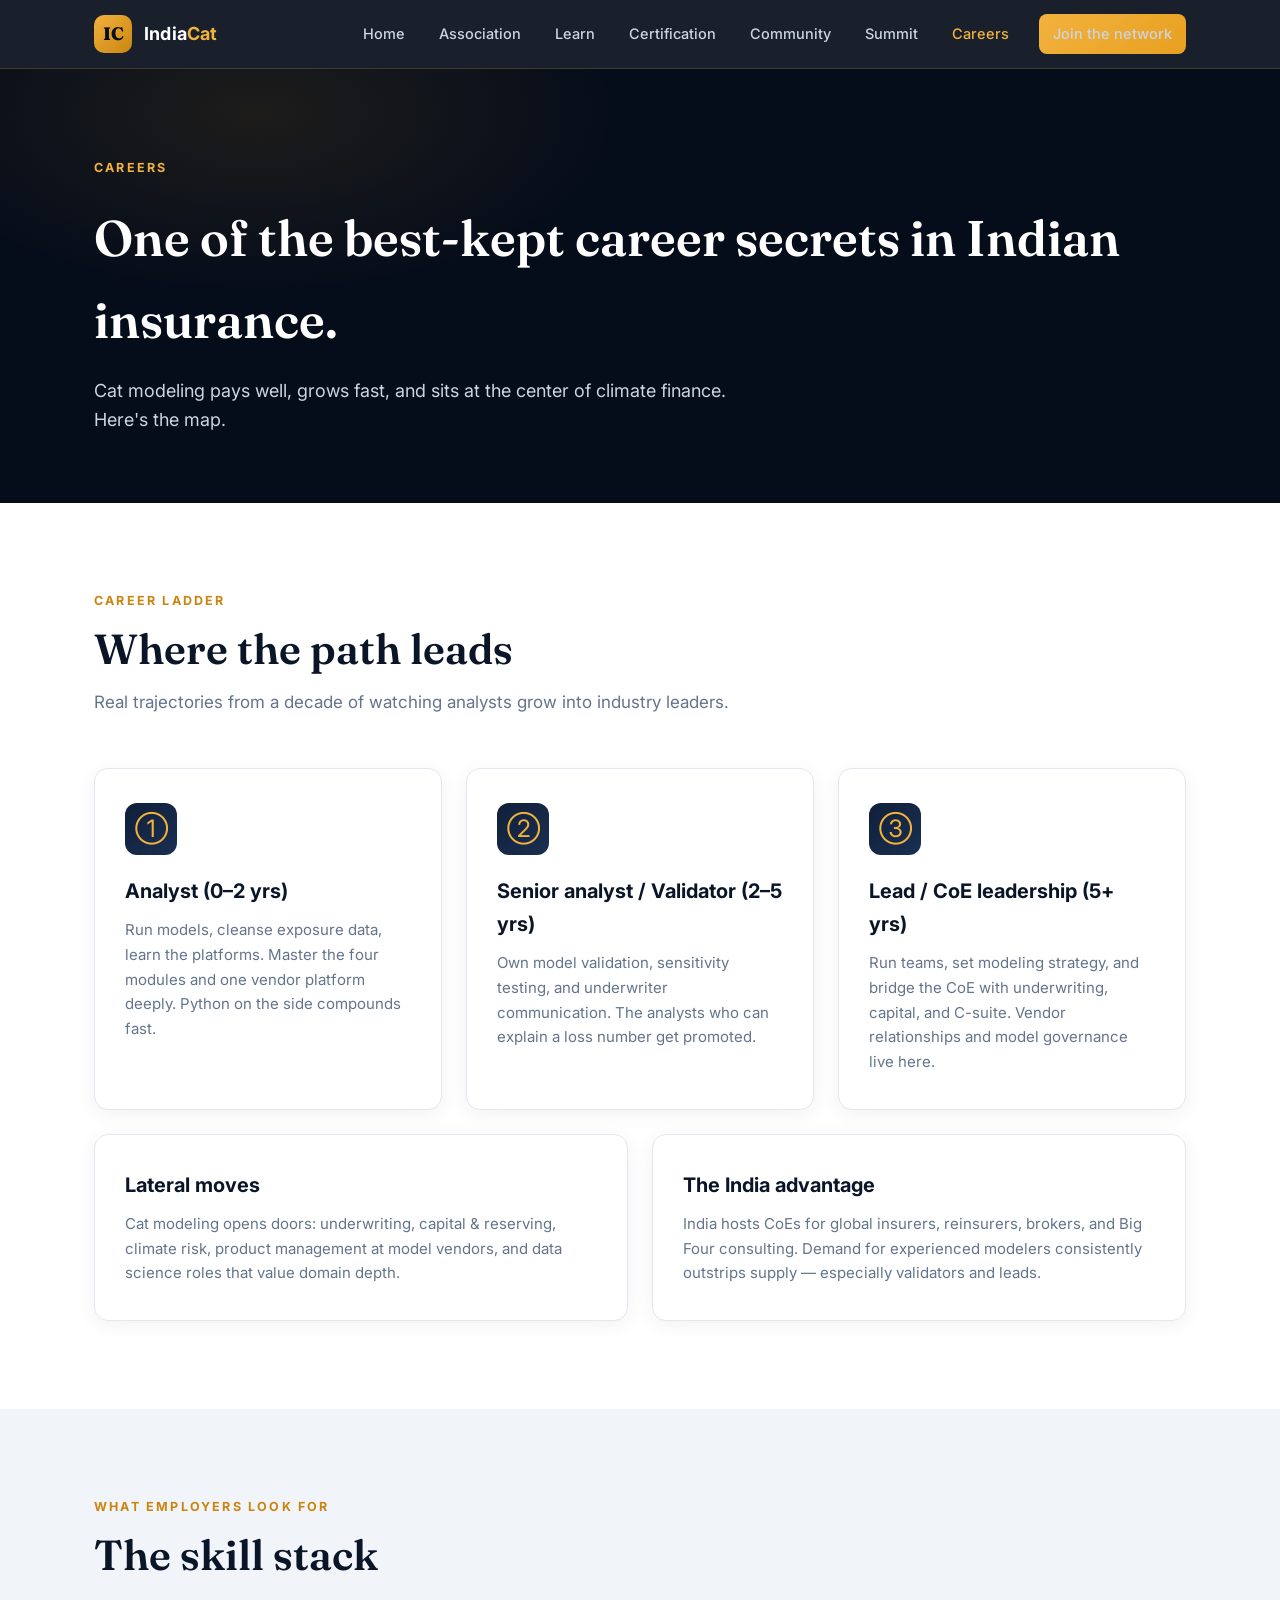
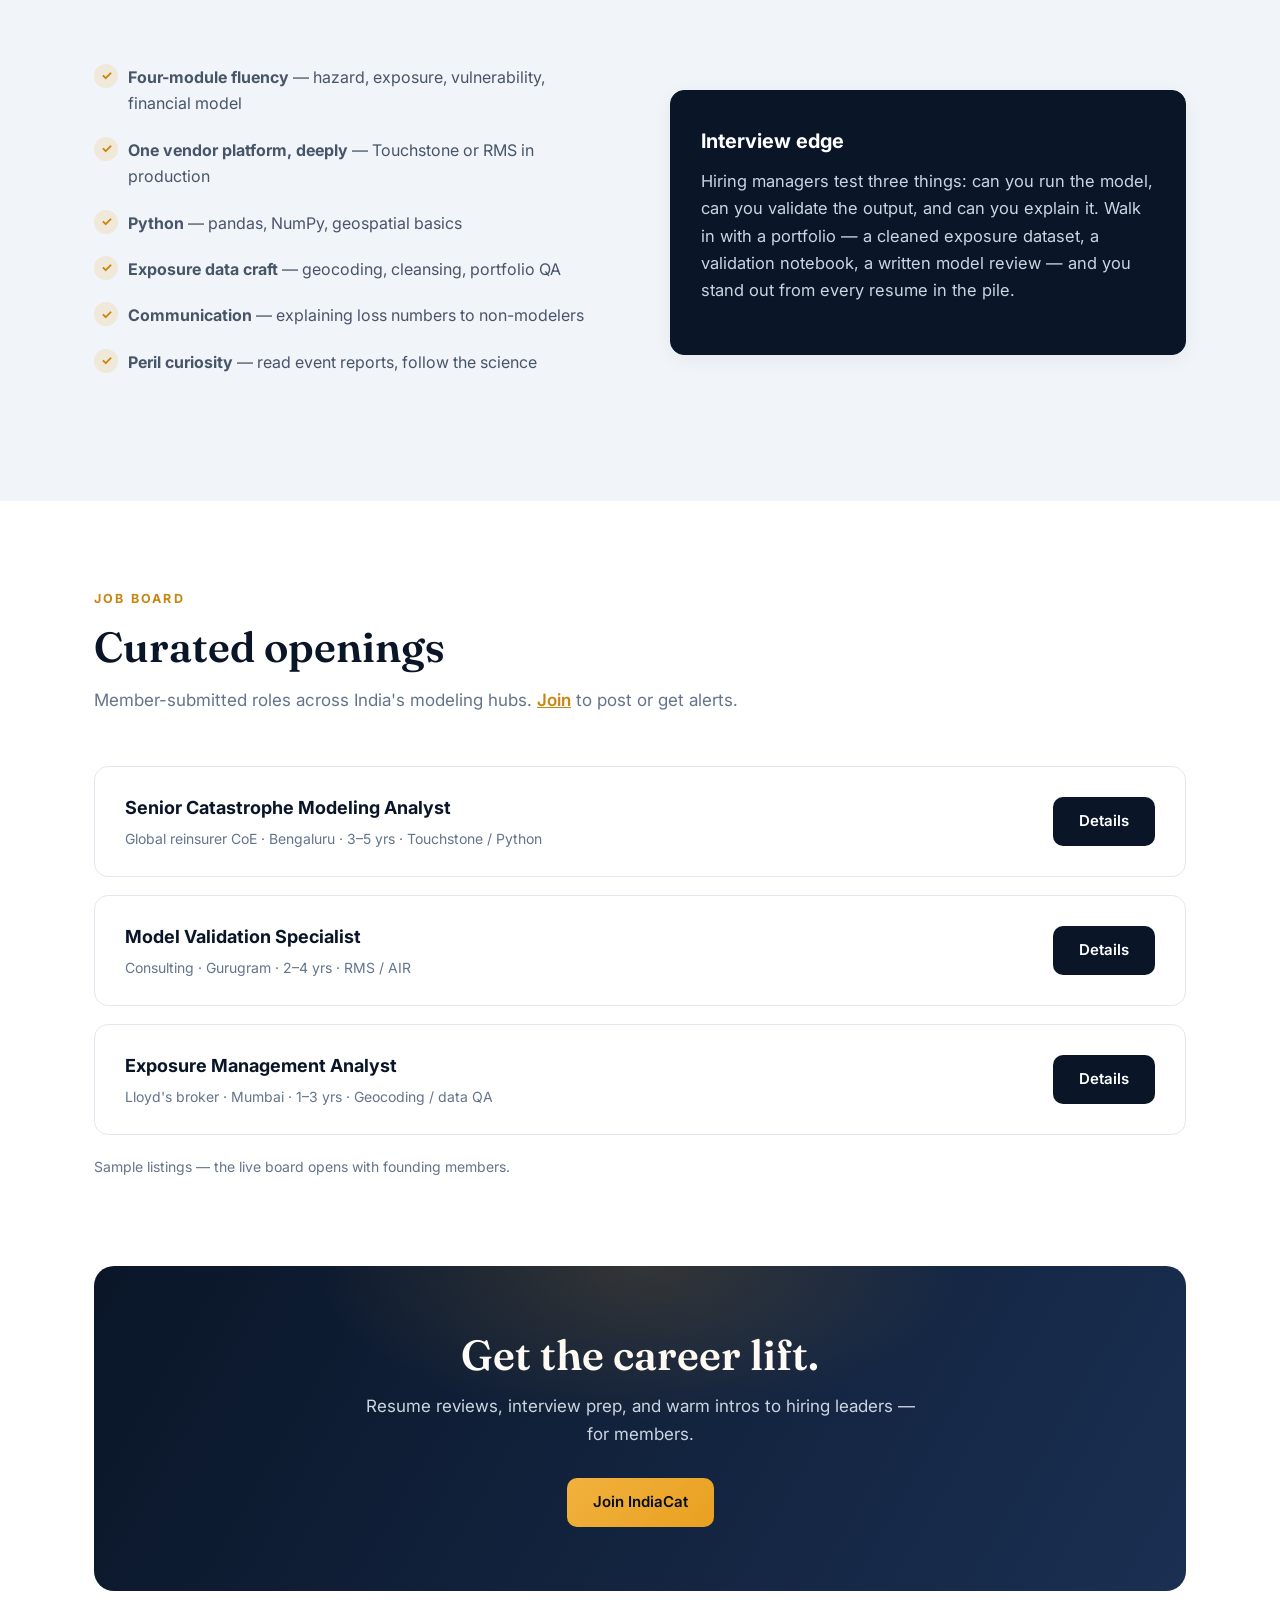
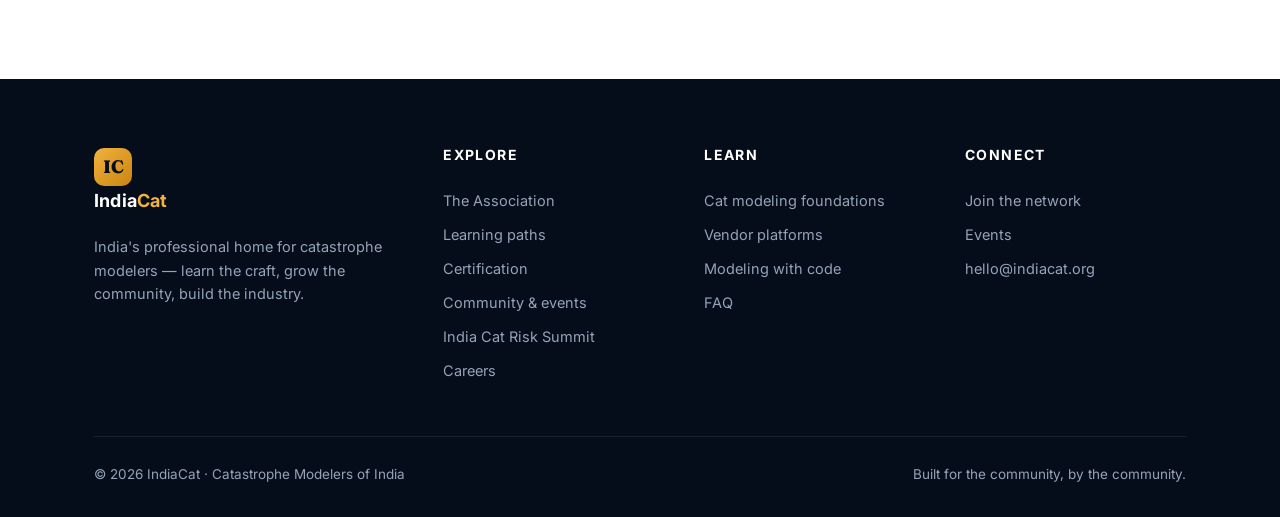
<file: careers.html>
<!DOCTYPE html>
<html lang="en">
<head>
<meta charset="UTF-8">
<meta name="viewport" content="width=device-width, initial-scale=1.0">
<title>Careers — IndiaCat</title>
<meta name="description" content="Catastrophe modeling careers in India: paths, skills, employers, and interview prep.">
<link rel="preconnect" href="https://fonts.googleapis.com">
<link href="https://fonts.googleapis.com/css2?family=Fraunces:ital,opsz,wght@0,9..144,500;0,9..144,600;1,9..144,500&family=Inter:wght@400;500;600;700;800&display=swap" rel="stylesheet">
<link rel="stylesheet" href="css/style.css">
</head>
<body>

<section class="page-hero">
  <div class="container">
    <span class="eyebrow">Careers</span>
    <h1>One of the best-kept career secrets in Indian insurance.</h1>
    <p>Cat modeling pays well, grows fast, and sits at the center of climate finance. Here's the map.</p>
  </div>
</section>

<section class="section">
  <div class="container">
    <div class="section-head">
      <div class="kicker">Career ladder</div>
      <h2>Where the path leads</h2>
      <p>Real trajectories from a decade of watching analysts grow into industry leaders.</p>
    </div>
    <div class="card-grid">
      <div class="card">
        <div class="card-icon">①</div>
        <h3>Analyst (0–2 yrs)</h3>
        <p>Run models, cleanse exposure data, learn the platforms. Master the four modules and one vendor platform deeply. Python on the side compounds fast.</p>
      </div>
      <div class="card">
        <div class="card-icon">②</div>
        <h3>Senior analyst / Validator (2–5 yrs)</h3>
        <p>Own model validation, sensitivity testing, and underwriter communication. The analysts who can explain a loss number get promoted.</p>
      </div>
      <div class="card">
        <div class="card-icon">③</div>
        <h3>Lead / CoE leadership (5+ yrs)</h3>
        <p>Run teams, set modeling strategy, and bridge the CoE with underwriting, capital, and C-suite. Vendor relationships and model governance live here.</p>
      </div>
    </div>
    <div class="card-grid" style="margin-top: 24px; grid-template-columns: 1fr 1fr;">
      <div class="card">
        <h3>Lateral moves</h3>
        <p>Cat modeling opens doors: underwriting, capital & reserving, climate risk, product management at model vendors, and data science roles that value domain depth.</p>
      </div>
      <div class="card">
        <h3>The India advantage</h3>
        <p>India hosts CoEs for global insurers, reinsurers, brokers, and Big Four consulting. Demand for experienced modelers consistently outstrips supply — especially validators and leads.</p>
      </div>
    </div>
  </div>
</section>

<section class="section section-alt">
  <div class="container">
    <div class="section-head">
      <div class="kicker">What employers look for</div>
      <h2>The skill stack</h2>
    </div>
    <div class="two-col">
      <div>
        <ul class="checklist">
          <li><strong>Four-module fluency</strong> — hazard, exposure, vulnerability, financial model</li>
          <li><strong>One vendor platform, deeply</strong> — Touchstone or RMS in production</li>
          <li><strong>Python</strong> — pandas, NumPy, geospatial basics</li>
          <li><strong>Exposure data craft</strong> — geocoding, cleansing, portfolio QA</li>
          <li><strong>Communication</strong> — explaining loss numbers to non-modelers</li>
          <li><strong>Peril curiosity</strong> — read event reports, follow the science</li>
        </ul>
      </div>
      <div>
        <div class="card" style="background: var(--navy-900); border-color: var(--navy-900);">
          <h3 style="color: var(--white);">Interview edge</h3>
          <p style="color: var(--slate-300);">Hiring managers test three things: can you run the model, can you validate the output, and can you explain it. Walk in with a portfolio — a cleaned exposure dataset, a validation notebook, a written model review — and you stand out from every resume in the pile.</p>
        </div>
      </div>
    </div>
  </div>
</section>

<section class="section">
  <div class="container">
    <div class="section-head">
      <div class="kicker">Job board</div>
      <h2>Curated openings</h2>
      <p>Member-submitted roles across India's modeling hubs. <a href="join.html" style="color: var(--amber-600); font-weight: 600;">Join</a> to post or get alerts.</p>
    </div>
    <div class="event-list">
      <div class="job">
        <div><h3>Senior Catastrophe Modeling Analyst</h3><div class="meta">Global reinsurer CoE · Bengaluru · 3–5 yrs · Touchstone / Python</div></div>
        <a href="join.html" class="btn btn-navy">Details</a>
      </div>
      <div class="job">
        <div><h3>Model Validation Specialist</h3><div class="meta">Consulting · Gurugram · 2–4 yrs · RMS / AIR</div></div>
        <a href="join.html" class="btn btn-navy">Details</a>
      </div>
      <div class="job">
        <div><h3>Exposure Management Analyst</h3><div class="meta">Lloyd's broker · Mumbai · 1–3 yrs · Geocoding / data QA</div></div>
        <a href="join.html" class="btn btn-navy">Details</a>
      </div>
    </div>
    <p style="margin-top: 20px; font-size: 14px; color: var(--slate-500);">Sample listings — the live board opens with founding members.</p>
  </div>
</section>

<section class="section" style="padding-top: 0;">
  <div class="container">
    <div class="cta-band">
      <h2>Get the career lift.</h2>
      <p>Resume reviews, interview prep, and warm intros to hiring leaders — for members.</p>
      <div class="hero-actions">
        <a href="join.html" class="btn btn-amber">Join IndiaCat</a>
      </div>
    </div>
  </div>
</section>

<script src="js/main.js"></script>
</body>
</html>
</file>
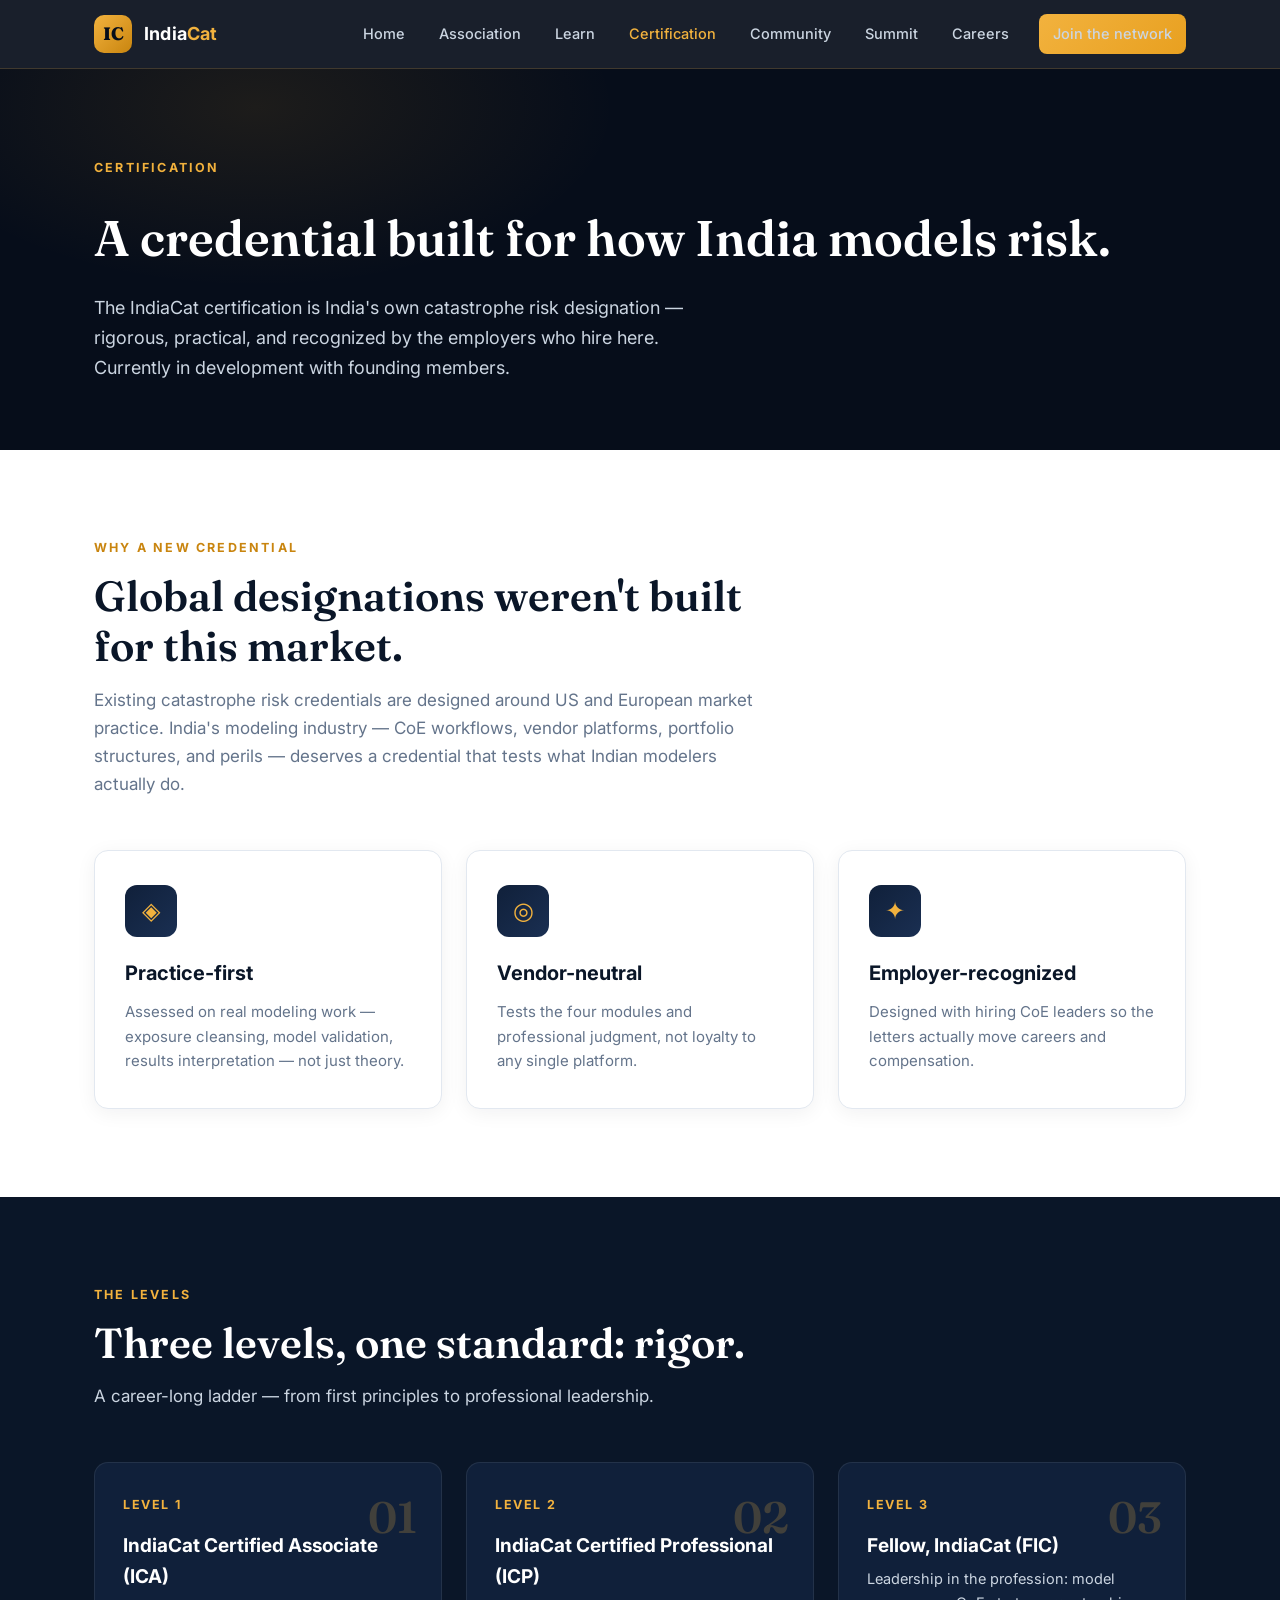
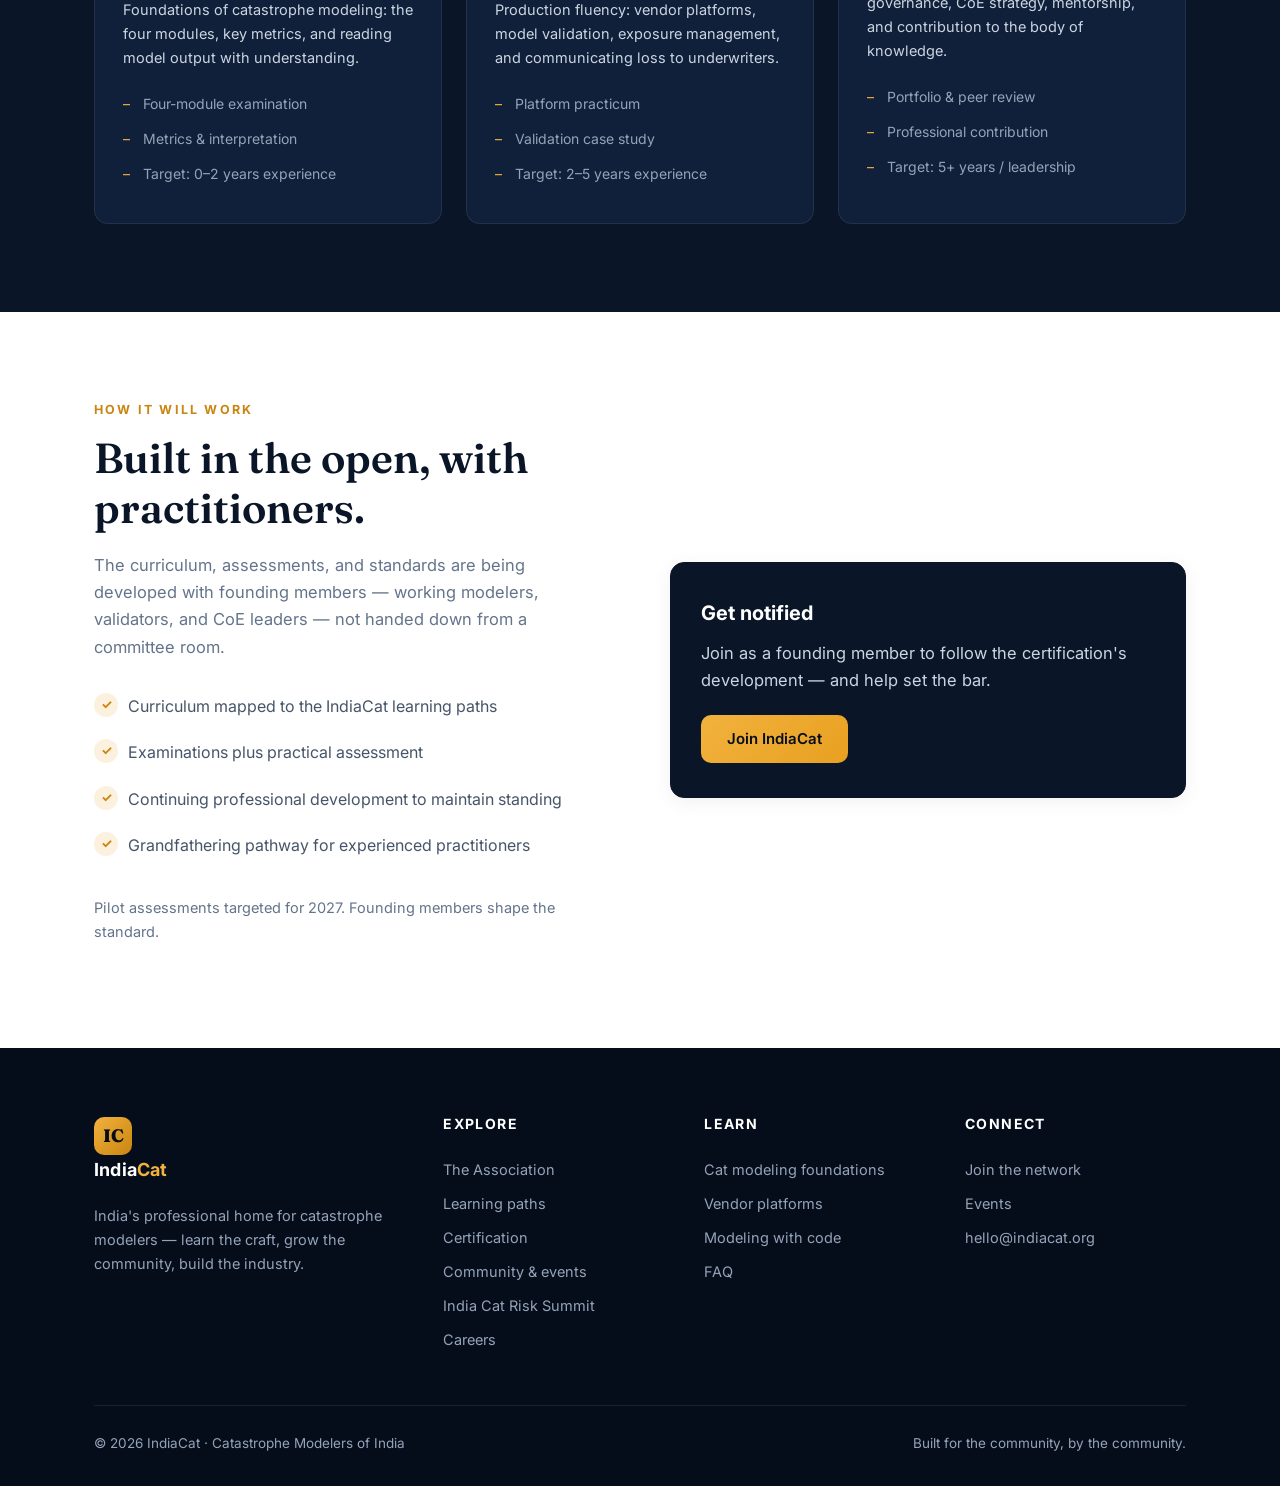
<file: certification.html>
<!DOCTYPE html>
<html lang="en">
<head>
<meta charset="UTF-8">
<meta name="viewport" content="width=device-width, initial-scale=1.0">
<title>Certification — IndiaCat</title>
<meta name="description" content="The IndiaCat certification: India's own catastrophe risk credential. Associate, Professional, and Fellow levels.">
<link rel="preconnect" href="https://fonts.googleapis.com">
<link href="https://fonts.googleapis.com/css2?family=Fraunces:ital,opsz,wght@0,9..144,500;0,9..144,600;1,9..144,500&family=Inter:wght@400;500;600;700;800&display=swap" rel="stylesheet">
<link rel="stylesheet" href="css/style.css">
</head>
<body>

<section class="page-hero">
  <div class="container">
    <span class="eyebrow">Certification</span>
    <h1>A credential built for how India models risk.</h1>
    <p>The IndiaCat certification is India's own catastrophe risk designation — rigorous, practical, and recognized by the employers who hire here. Currently in development with founding members.</p>
  </div>
</section>

<section class="section">
  <div class="container">
    <div class="section-head">
      <div class="kicker">Why a new credential</div>
      <h2>Global designations weren't built for this market.</h2>
      <p>Existing catastrophe risk credentials are designed around US and European market practice. India's modeling industry — CoE workflows, vendor platforms, portfolio structures, and perils — deserves a credential that tests what Indian modelers actually do.</p>
    </div>
    <div class="card-grid">
      <div class="card">
        <div class="card-icon">◈</div>
        <h3>Practice-first</h3>
        <p>Assessed on real modeling work — exposure cleansing, model validation, results interpretation — not just theory.</p>
      </div>
      <div class="card">
        <div class="card-icon">◎</div>
        <h3>Vendor-neutral</h3>
        <p>Tests the four modules and professional judgment, not loyalty to any single platform.</p>
      </div>
      <div class="card">
        <div class="card-icon">✦</div>
        <h3>Employer-recognized</h3>
        <p>Designed with hiring CoE leaders so the letters actually move careers and compensation.</p>
      </div>
    </div>
  </div>
</section>

<section class="section section-navy">
  <div class="container">
    <div class="section-head">
      <div class="kicker">The levels</div>
      <h2>Three levels, one standard: rigor.</h2>
      <p>A career-long ladder — from first principles to professional leadership.</p>
    </div>
    <div class="path-grid">
      <div class="path">
        <div class="level">Level 1</div>
        <h3>IndiaCat Certified Associate (ICA)</h3>
        <p>Foundations of catastrophe modeling: the four modules, key metrics, and reading model output with understanding.</p>
        <ul><li>Four-module examination</li><li>Metrics & interpretation</li><li>Target: 0–2 years experience</li></ul>
      </div>
      <div class="path">
        <div class="level">Level 2</div>
        <h3>IndiaCat Certified Professional (ICP)</h3>
        <p>Production fluency: vendor platforms, model validation, exposure management, and communicating loss to underwriters.</p>
        <ul><li>Platform practicum</li><li>Validation case study</li><li>Target: 2–5 years experience</li></ul>
      </div>
      <div class="path">
        <div class="level">Level 3</div>
        <h3>Fellow, IndiaCat (FIC)</h3>
        <p>Leadership in the profession: model governance, CoE strategy, mentorship, and contribution to the body of knowledge.</p>
        <ul><li>Portfolio & peer review</li><li>Professional contribution</li><li>Target: 5+ years / leadership</li></ul>
      </div>
    </div>
  </div>
</section>

<section class="section">
  <div class="container two-col">
    <div>
      <div class="kicker">How it will work</div>
      <h2>Built in the open, with practitioners.</h2>
      <p>The curriculum, assessments, and standards are being developed with founding members — working modelers, validators, and CoE leaders — not handed down from a committee room.</p>
      <ul class="checklist">
        <li>Curriculum mapped to the IndiaCat learning paths</li>
        <li>Examinations plus practical assessment</li>
        <li>Continuing professional development to maintain standing</li>
        <li>Grandfathering pathway for experienced practitioners</li>
      </ul>
      <p style="font-size: 14.5px; color: var(--slate-500);">Pilot assessments targeted for 2027. Founding members shape the standard.</p>
    </div>
    <div>
      <div class="card" style="background: var(--navy-900); border-color: var(--navy-900);">
        <h3 style="color: var(--white);">Get notified</h3>
        <p style="color: var(--slate-300); margin-bottom: 20px;">Join as a founding member to follow the certification's development — and help set the bar.</p>
        <a href="join.html" class="btn btn-amber">Join IndiaCat</a>
      </div>
    </div>
  </div>
</section>

<script src="js/main.js"></script>
</body>
</html>
</file>
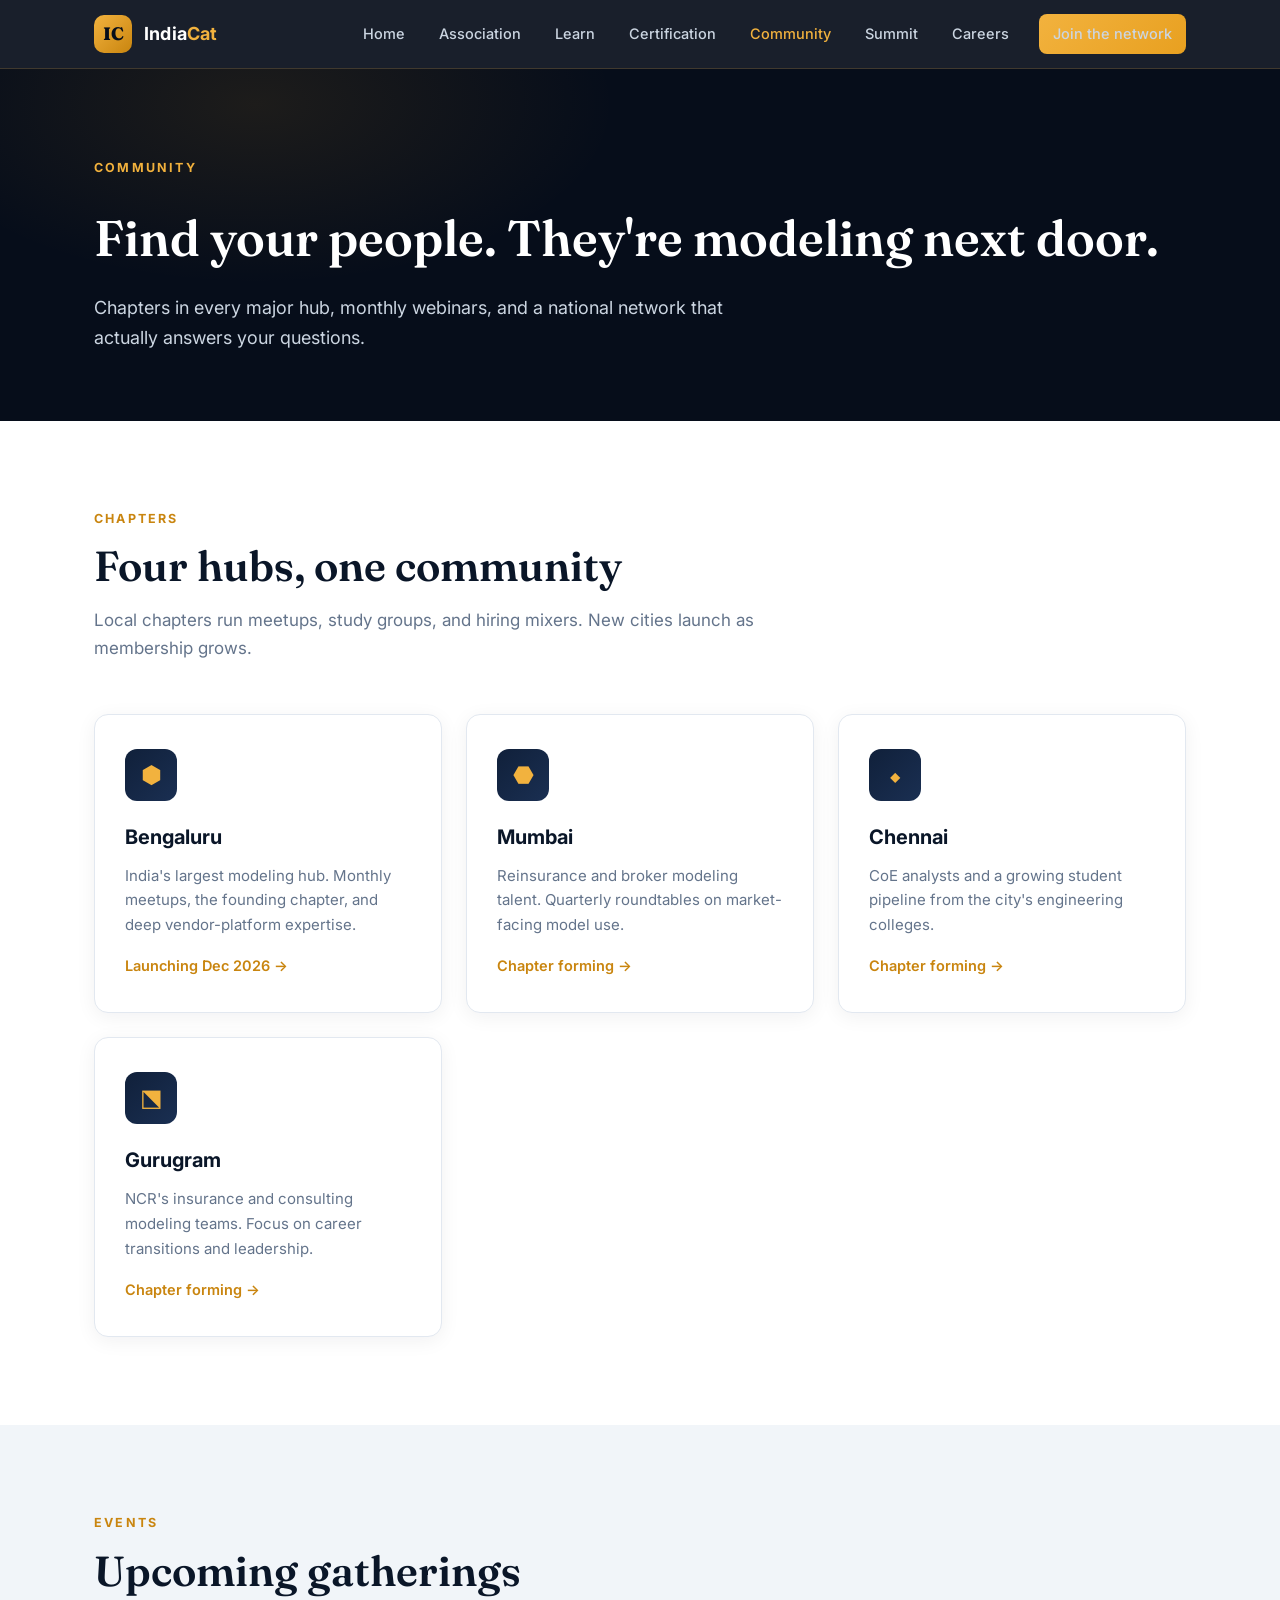
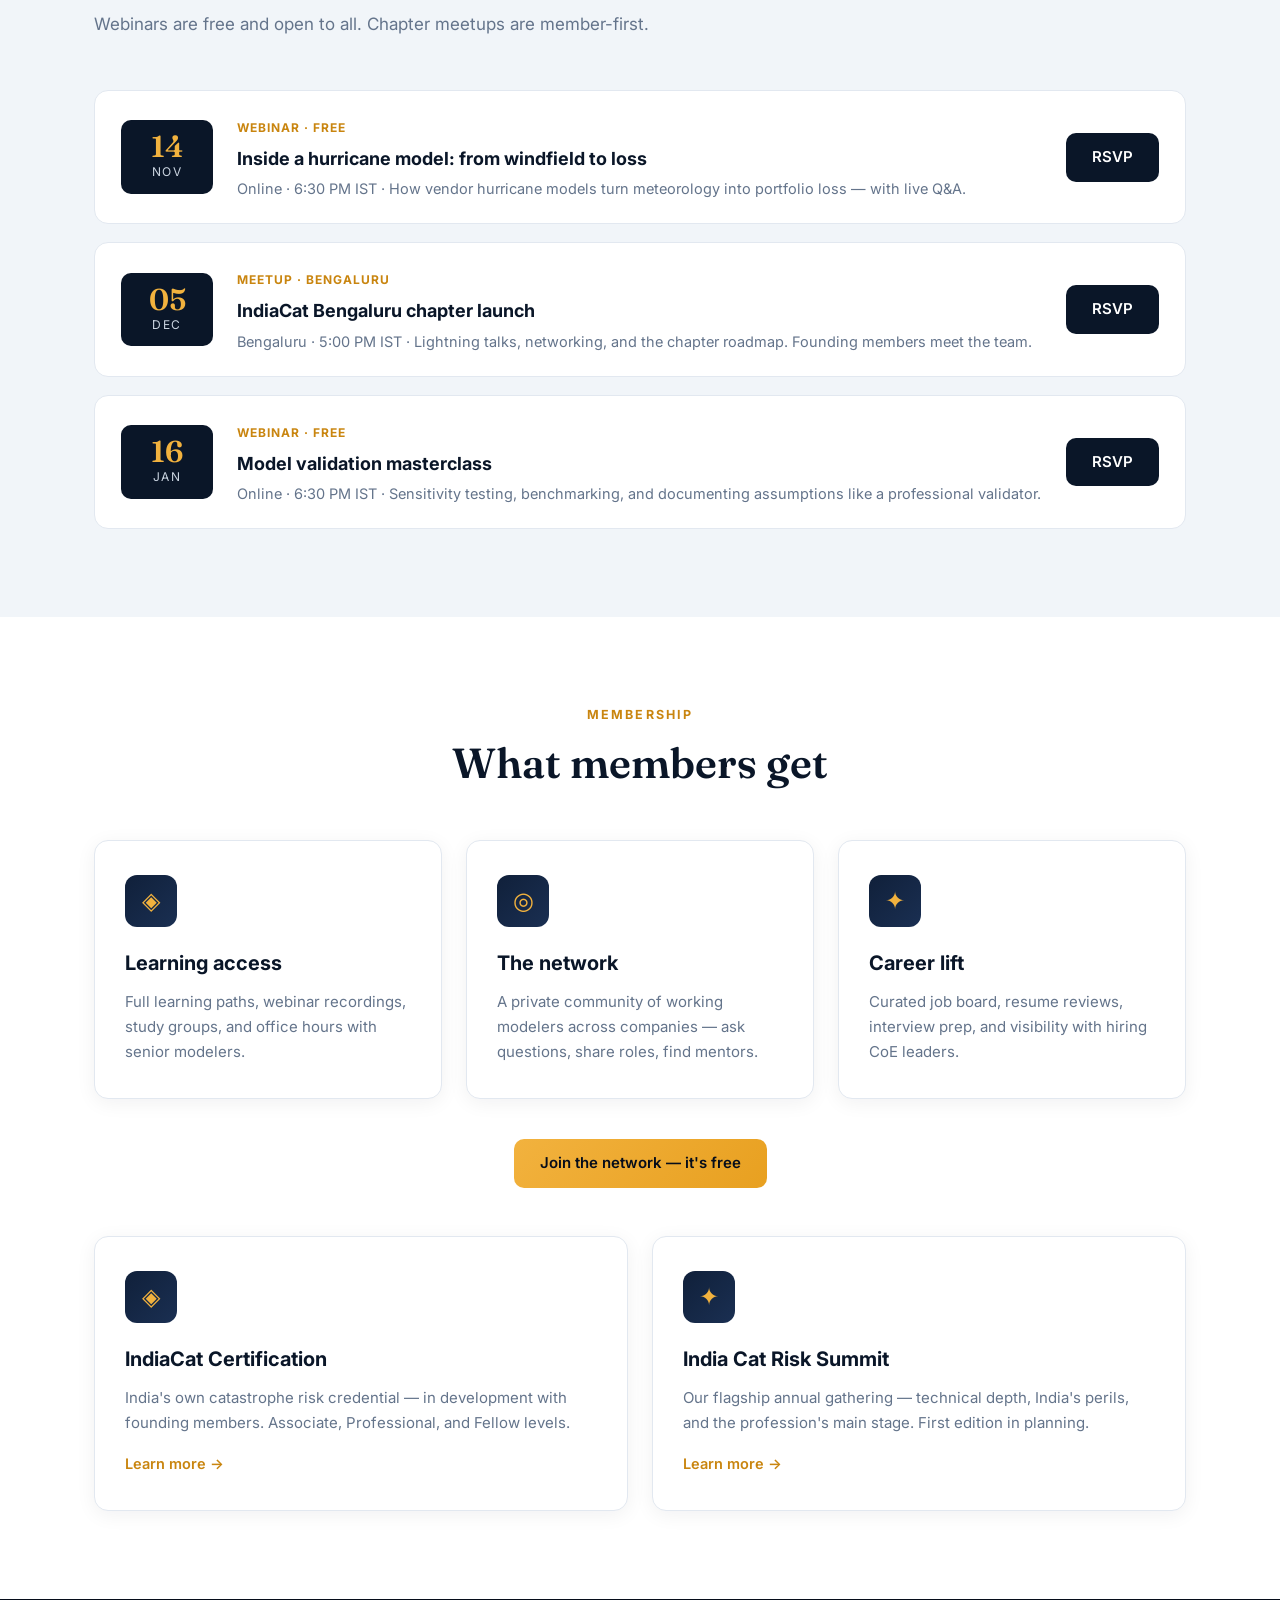
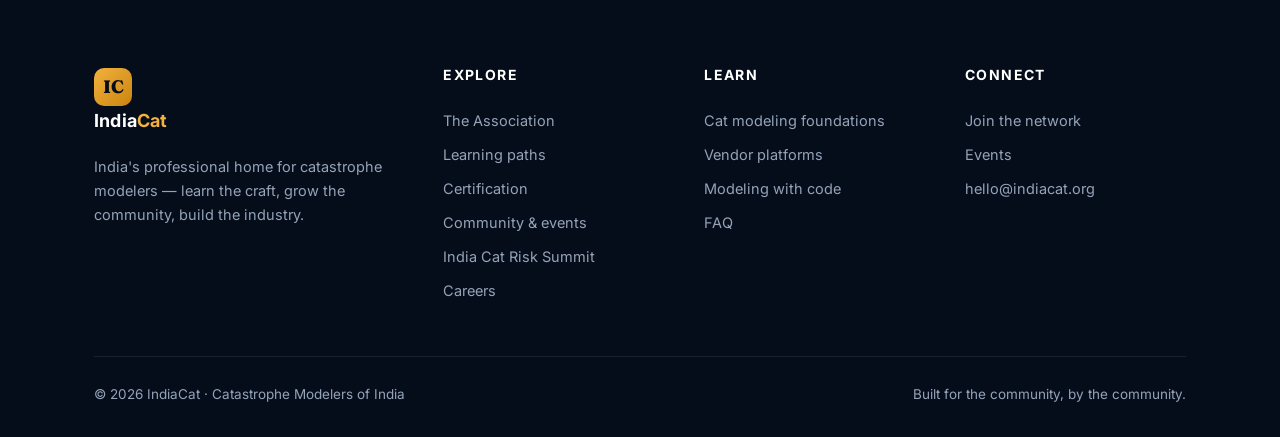
<file: community.html>
<!DOCTYPE html>
<html lang="en">
<head>
<meta charset="UTF-8">
<meta name="viewport" content="width=device-width, initial-scale=1.0">
<title>Community — IndiaCat</title>
<meta name="description" content="Join India's catastrophe modeling community: chapters, events, webinars, and networking.">
<link rel="preconnect" href="https://fonts.googleapis.com">
<link href="https://fonts.googleapis.com/css2?family=Fraunces:ital,opsz,wght@0,9..144,500;0,9..144,600;1,9..144,500&family=Inter:wght@400;500;600;700;800&display=swap" rel="stylesheet">
<link rel="stylesheet" href="css/style.css">
</head>
<body>

<section class="page-hero">
  <div class="container">
    <span class="eyebrow">Community</span>
    <h1>Find your people. They're modeling next door.</h1>
    <p>Chapters in every major hub, monthly webinars, and a national network that actually answers your questions.</p>
  </div>
</section>

<section class="section">
  <div class="container">
    <div class="section-head">
      <div class="kicker">Chapters</div>
      <h2>Four hubs, one community</h2>
      <p>Local chapters run meetups, study groups, and hiring mixers. New cities launch as membership grows.</p>
    </div>
    <div class="card-grid">
      <div class="card">
        <div class="card-icon">⬢</div>
        <h3>Bengaluru</h3>
        <p>India's largest modeling hub. Monthly meetups, the founding chapter, and deep vendor-platform expertise.</p>
        <span class="card-link">Launching Dec 2026</span>
      </div>
      <div class="card">
        <div class="card-icon">⬣</div>
        <h3>Mumbai</h3>
        <p>Reinsurance and broker modeling talent. Quarterly roundtables on market-facing model use.</p>
        <span class="card-link">Chapter forming</span>
      </div>
      <div class="card">
        <div class="card-icon">⬥</div>
        <h3>Chennai</h3>
        <p>CoE analysts and a growing student pipeline from the city's engineering colleges.</p>
        <span class="card-link">Chapter forming</span>
      </div>
      <div class="card">
        <div class="card-icon">⬔</div>
        <h3>Gurugram</h3>
        <p>NCR's insurance and consulting modeling teams. Focus on career transitions and leadership.</p>
        <span class="card-link">Chapter forming</span>
      </div>
    </div>
  </div>
</section>

<section class="section section-alt" id="events">
  <div class="container">
    <div class="section-head">
      <div class="kicker">Events</div>
      <h2>Upcoming gatherings</h2>
      <p>Webinars are free and open to all. Chapter meetups are member-first.</p>
    </div>
    <div class="event-list">
      <div class="event">
        <div class="event-date"><div class="d">14</div><div class="m">Nov</div></div>
        <div><span class="tag">Webinar · Free</span><h3>Inside a hurricane model: from windfield to loss</h3><p>Online · 6:30 PM IST · How vendor hurricane models turn meteorology into portfolio loss — with live Q&A.</p></div>
        <a href="join.html" class="btn btn-navy">RSVP</a>
      </div>
      <div class="event">
        <div class="event-date"><div class="d">05</div><div class="m">Dec</div></div>
        <div><span class="tag">Meetup · Bengaluru</span><h3>IndiaCat Bengaluru chapter launch</h3><p>Bengaluru · 5:00 PM IST · Lightning talks, networking, and the chapter roadmap. Founding members meet the team.</p></div>
        <a href="join.html" class="btn btn-navy">RSVP</a>
      </div>
      <div class="event">
        <div class="event-date"><div class="d">16</div><div class="m">Jan</div></div>
        <div><span class="tag">Webinar · Free</span><h3>Model validation masterclass</h3><p>Online · 6:30 PM IST · Sensitivity testing, benchmarking, and documenting assumptions like a professional validator.</p></div>
        <a href="join.html" class="btn btn-navy">RSVP</a>
      </div>
    </div>
  </div>
</section>

<section class="section">
  <div class="container">
    <div class="section-head center">
      <div class="kicker">Membership</div>
      <h2>What members get</h2>
    </div>
    <div class="card-grid">
      <div class="card">
        <div class="card-icon">◈</div>
        <h3>Learning access</h3>
        <p>Full learning paths, webinar recordings, study groups, and office hours with senior modelers.</p>
      </div>
      <div class="card">
        <div class="card-icon">◎</div>
        <h3>The network</h3>
        <p>A private community of working modelers across companies — ask questions, share roles, find mentors.</p>
      </div>
      <div class="card">
        <div class="card-icon">✦</div>
        <h3>Career lift</h3>
        <p>Curated job board, resume reviews, interview prep, and visibility with hiring CoE leaders.</p>
      </div>
    </div>
    <div style="text-align: center; margin-top: 40px;">
      <a href="join.html" class="btn btn-amber">Join the network — it's free</a>
    </div>
    <div class="card-grid" style="margin-top: 48px; grid-template-columns: 1fr 1fr;">
      <a class="card" href="certification.html">
        <div class="card-icon">◈</div>
        <h3>IndiaCat Certification</h3>
        <p>India's own catastrophe risk credential — in development with founding members. Associate, Professional, and Fellow levels.</p>
        <span class="card-link">Learn more</span>
      </a>
      <a class="card" href="summit.html">
        <div class="card-icon">✦</div>
        <h3>India Cat Risk Summit</h3>
        <p>Our flagship annual gathering — technical depth, India's perils, and the profession's main stage. First edition in planning.</p>
        <span class="card-link">Learn more</span>
      </a>
    </div>
  </div>
</section>

<script src="js/main.js"></script>
</body>
</html>
</file>
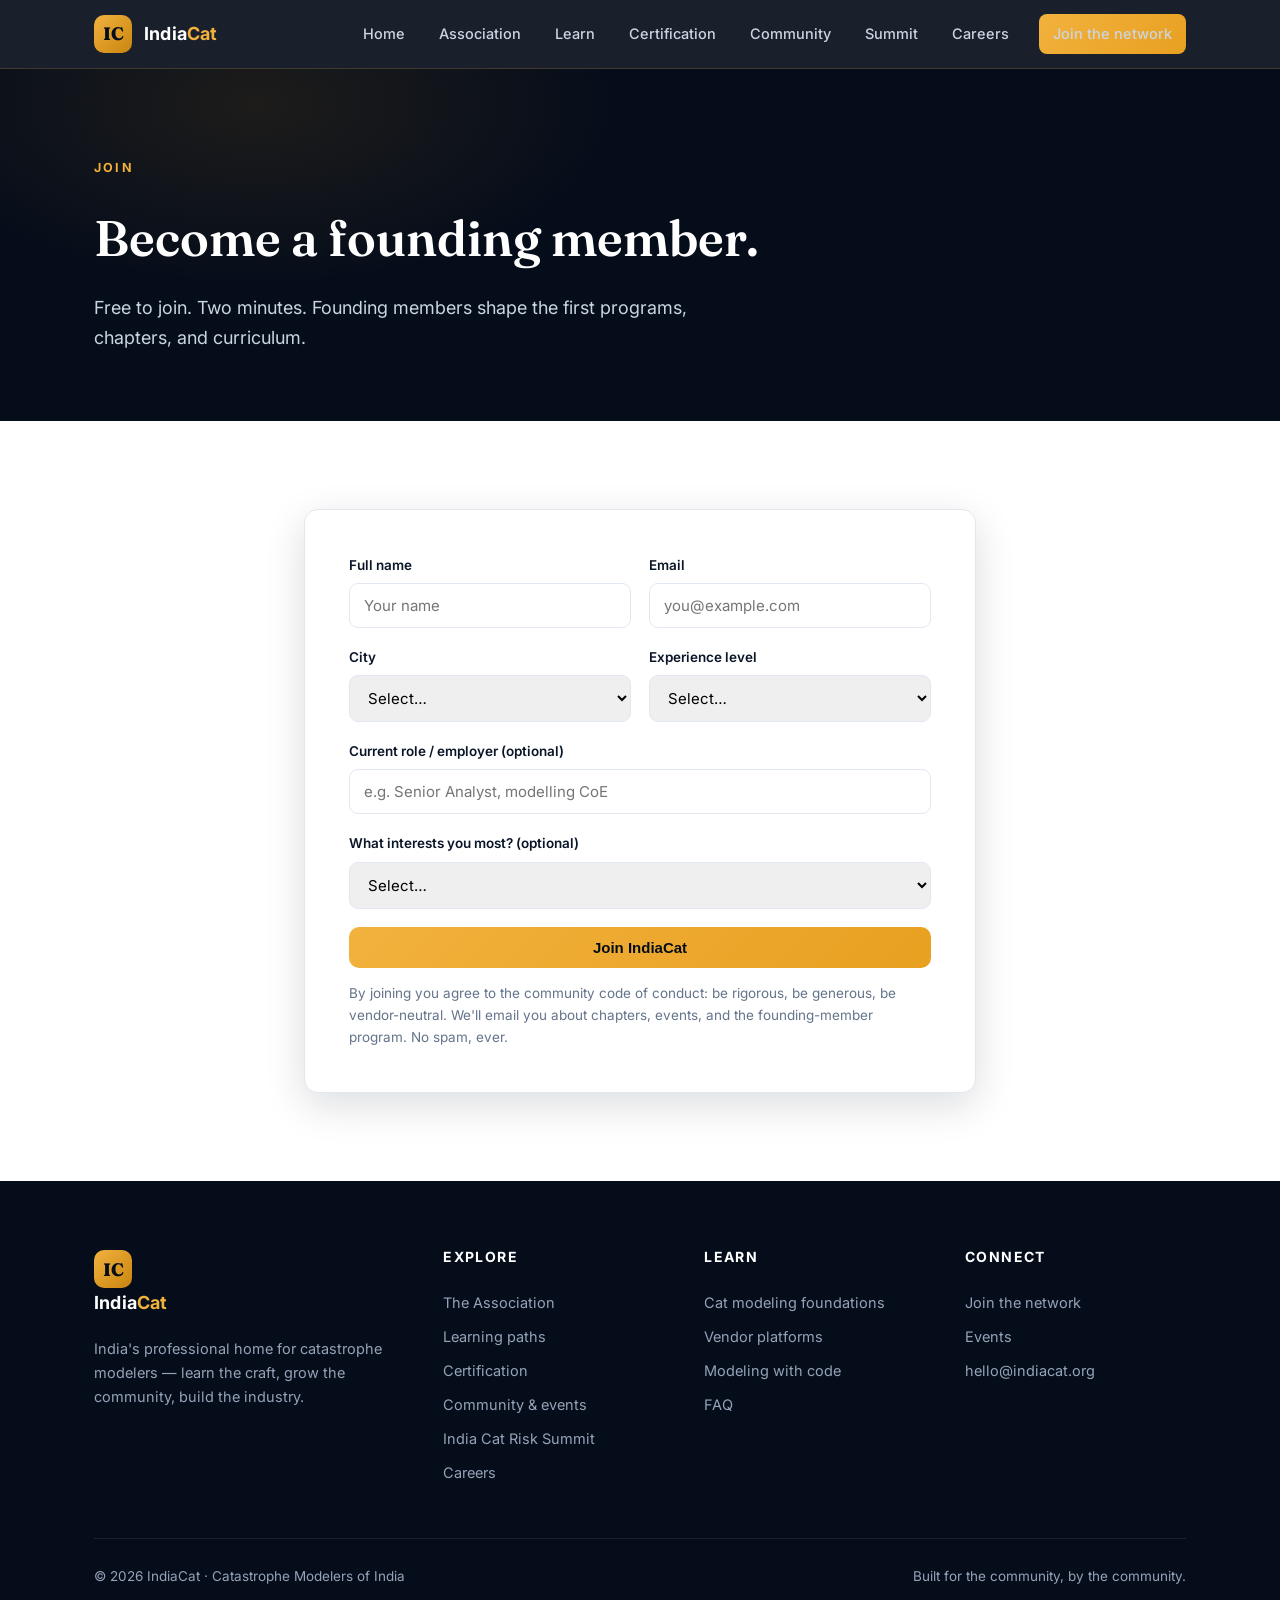
<file: join.html>
<!DOCTYPE html>
<html lang="en">
<head>
<meta charset="UTF-8">
<meta name="viewport" content="width=device-width, initial-scale=1.0">
<title>Join — IndiaCat</title>
<meta name="description" content="Join IndiaCat: India's professional network for catastrophe modelers. Free to join.">
<link rel="preconnect" href="https://fonts.googleapis.com">
<link href="https://fonts.googleapis.com/css2?family=Fraunces:ital,opsz,wght@0,9..144,500;0,9..144,600;1,9..144,500&family=Inter:wght@400;500;600;700;800&display=swap" rel="stylesheet">
<link rel="stylesheet" href="css/style.css">
</head>
<body>

<section class="page-hero">
  <div class="container">
    <span class="eyebrow">Join</span>
    <h1>Become a founding member.</h1>
    <p>Free to join. Two minutes. Founding members shape the first programs, chapters, and curriculum.</p>
  </div>
</section>

<section class="section">
  <div class="container" style="max-width: 720px;">
    <div class="join-form">
      <form id="joinForm" onsubmit="return handleJoin(event)">
        <div class="form-row">
          <div class="field">
            <label for="name">Full name</label>
            <input type="text" id="name" name="name" required placeholder="Your name">
          </div>
          <div class="field">
            <label for="email">Email</label>
            <input type="email" id="email" name="email" required placeholder="you@example.com">
          </div>
        </div>
        <div class="form-row">
          <div class="field">
            <label for="city">City</label>
            <select id="city" name="city" required>
              <option value="">Select…</option>
              <option>Bengaluru</option>
              <option>Mumbai</option>
              <option>Chennai</option>
              <option>Gurugram / NCR</option>
              <option>Hyderabad</option>
              <option>Pune</option>
              <option>Other (India)</option>
              <option>Outside India</option>
            </select>
          </div>
          <div class="field">
            <label for="experience">Experience level</label>
            <select id="experience" name="experience" required>
              <option value="">Select…</option>
              <option>Student / fresher</option>
              <option>0–2 years</option>
              <option>2–5 years</option>
              <option>5–10 years</option>
              <option>10+ years / leadership</option>
            </select>
          </div>
        </div>
        <div class="field">
          <label for="role">Current role / employer (optional)</label>
          <input type="text" id="role" name="role" placeholder="e.g. Senior Analyst, modelling CoE">
        </div>
        <div class="field">
          <label for="interests">What interests you most? (optional)</label>
          <select id="interests" name="interests">
            <option value="">Select…</option>
            <option>Learning & study groups</option>
            <option>Chapter meetups</option>
            <option>Mentorship</option>
            <option>Job board & career help</option>
            <option>Contributing / volunteering</option>
          </select>
        </div>
        <button type="submit" class="btn btn-amber" style="width: 100%;">Join IndiaCat</button>
        <p class="form-note">By joining you agree to the community code of conduct: be rigorous, be generous, be vendor-neutral. We'll email you about chapters, events, and the founding-member program. No spam, ever.</p>
        <p id="joinThanks" class="form-note" style="display:none; color: var(--amber-600); font-weight: 600;">Thanks — you're on the founding member list. Watch your inbox for the welcome email.</p>
      </form>
    </div>
  </div>
</section>

<script>
function handleJoin(e) {
  e.preventDefault();
  document.getElementById('joinThanks').style.display = 'block';
  document.getElementById('joinForm').querySelector('button').disabled = true;
  return false;
}
</script>
<script src="js/main.js"></script>
</body>
</html>
</file>
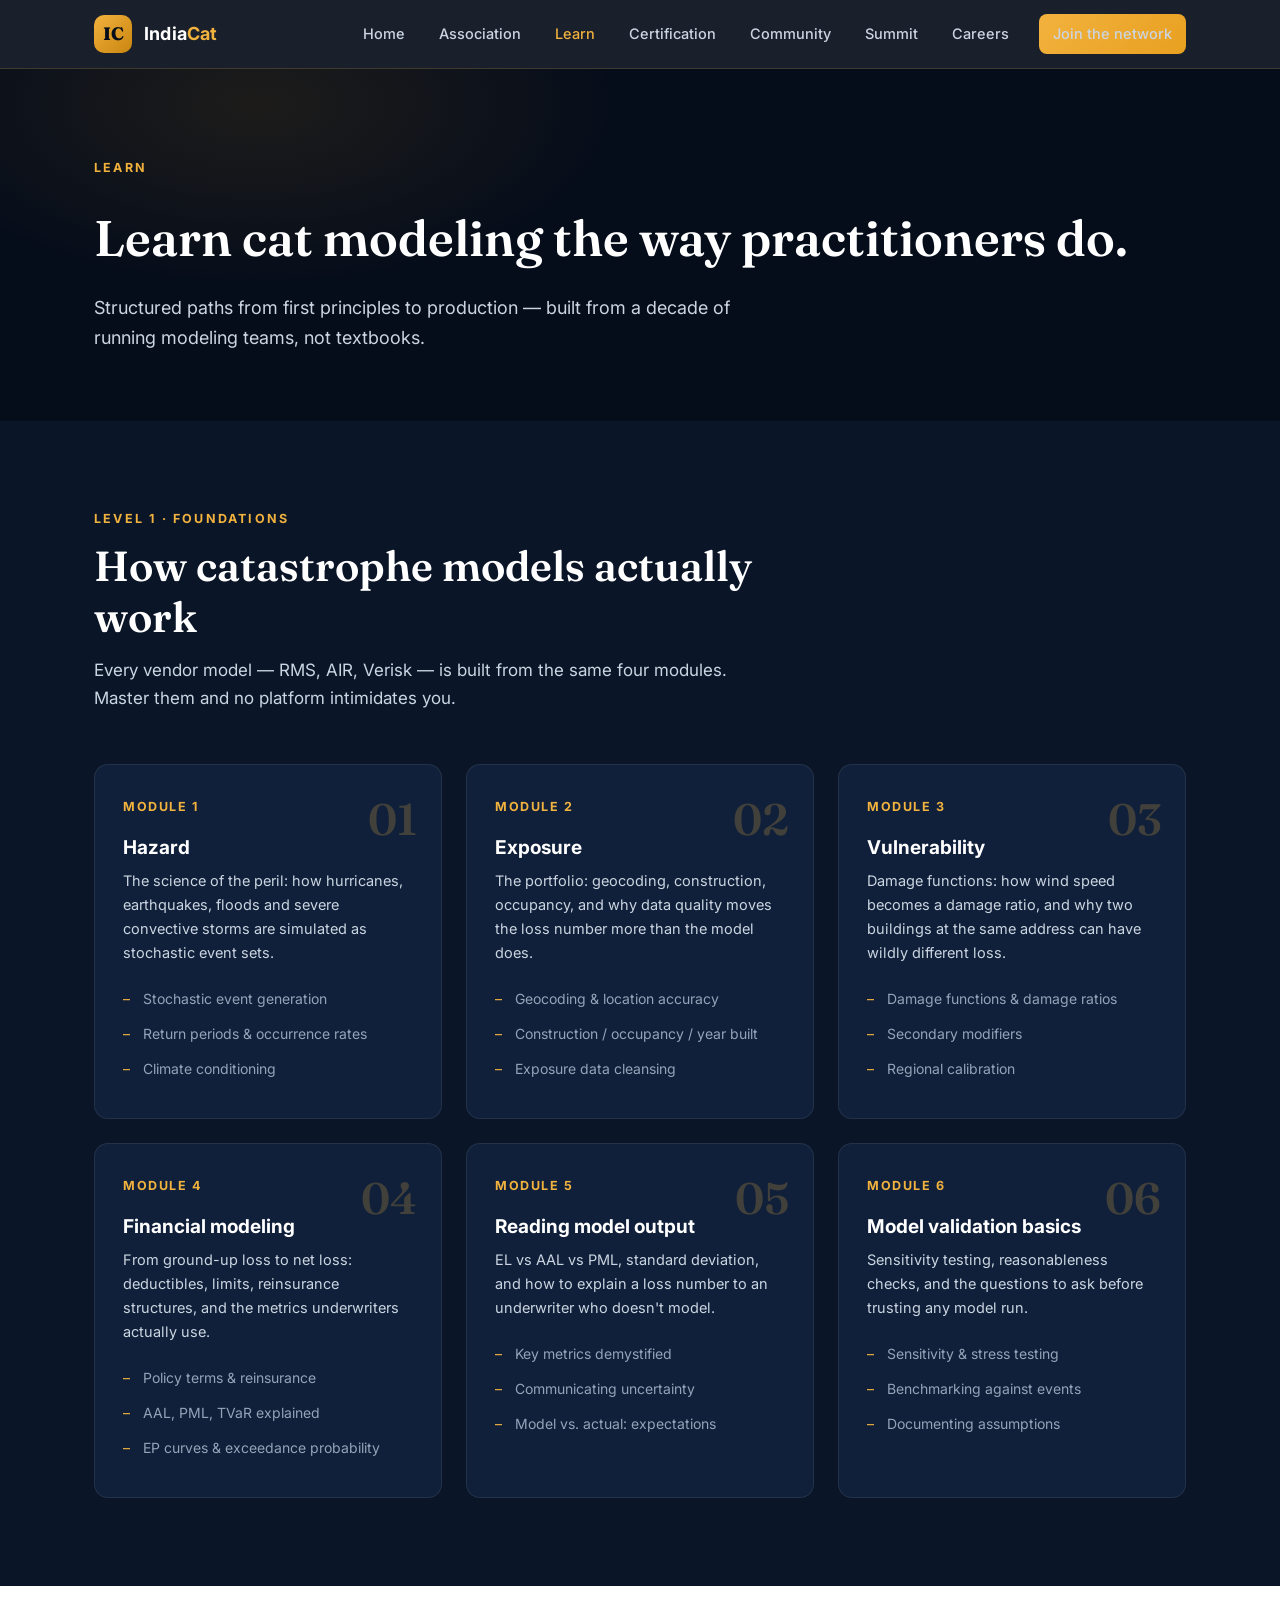
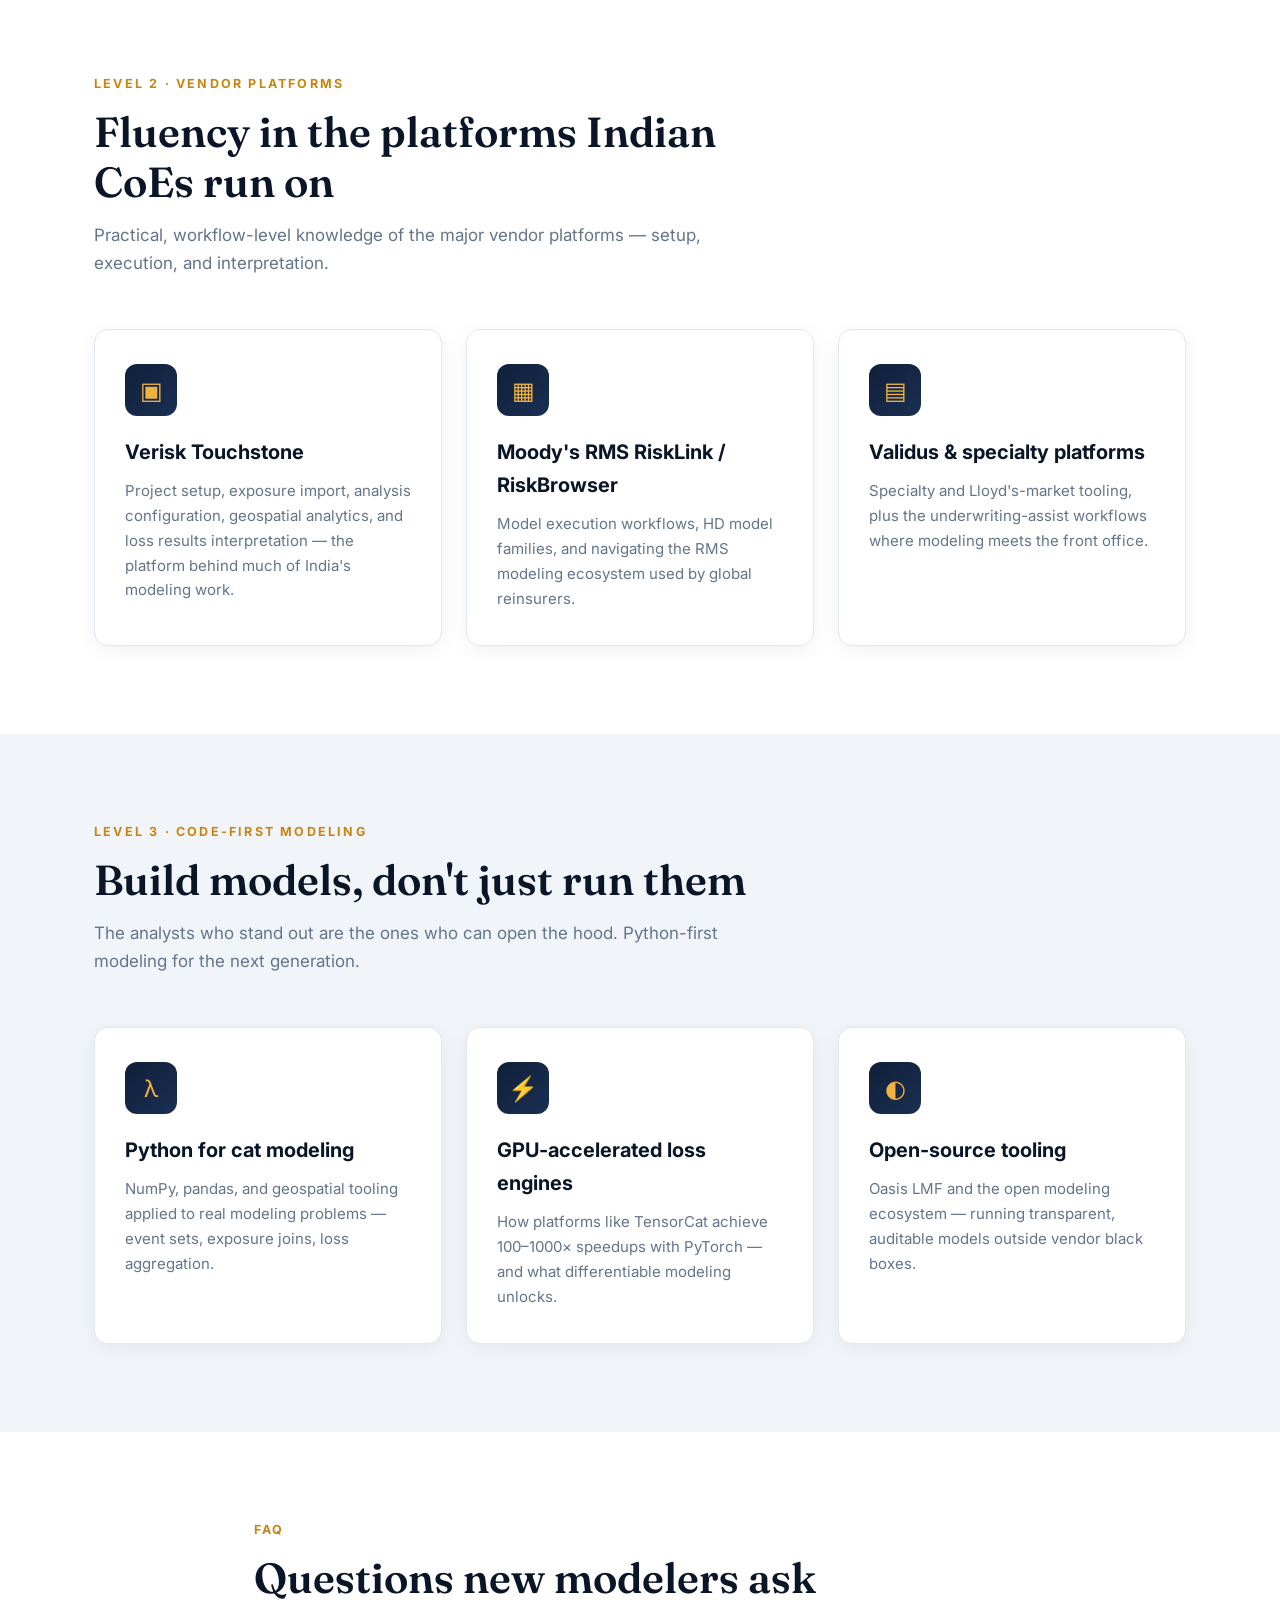
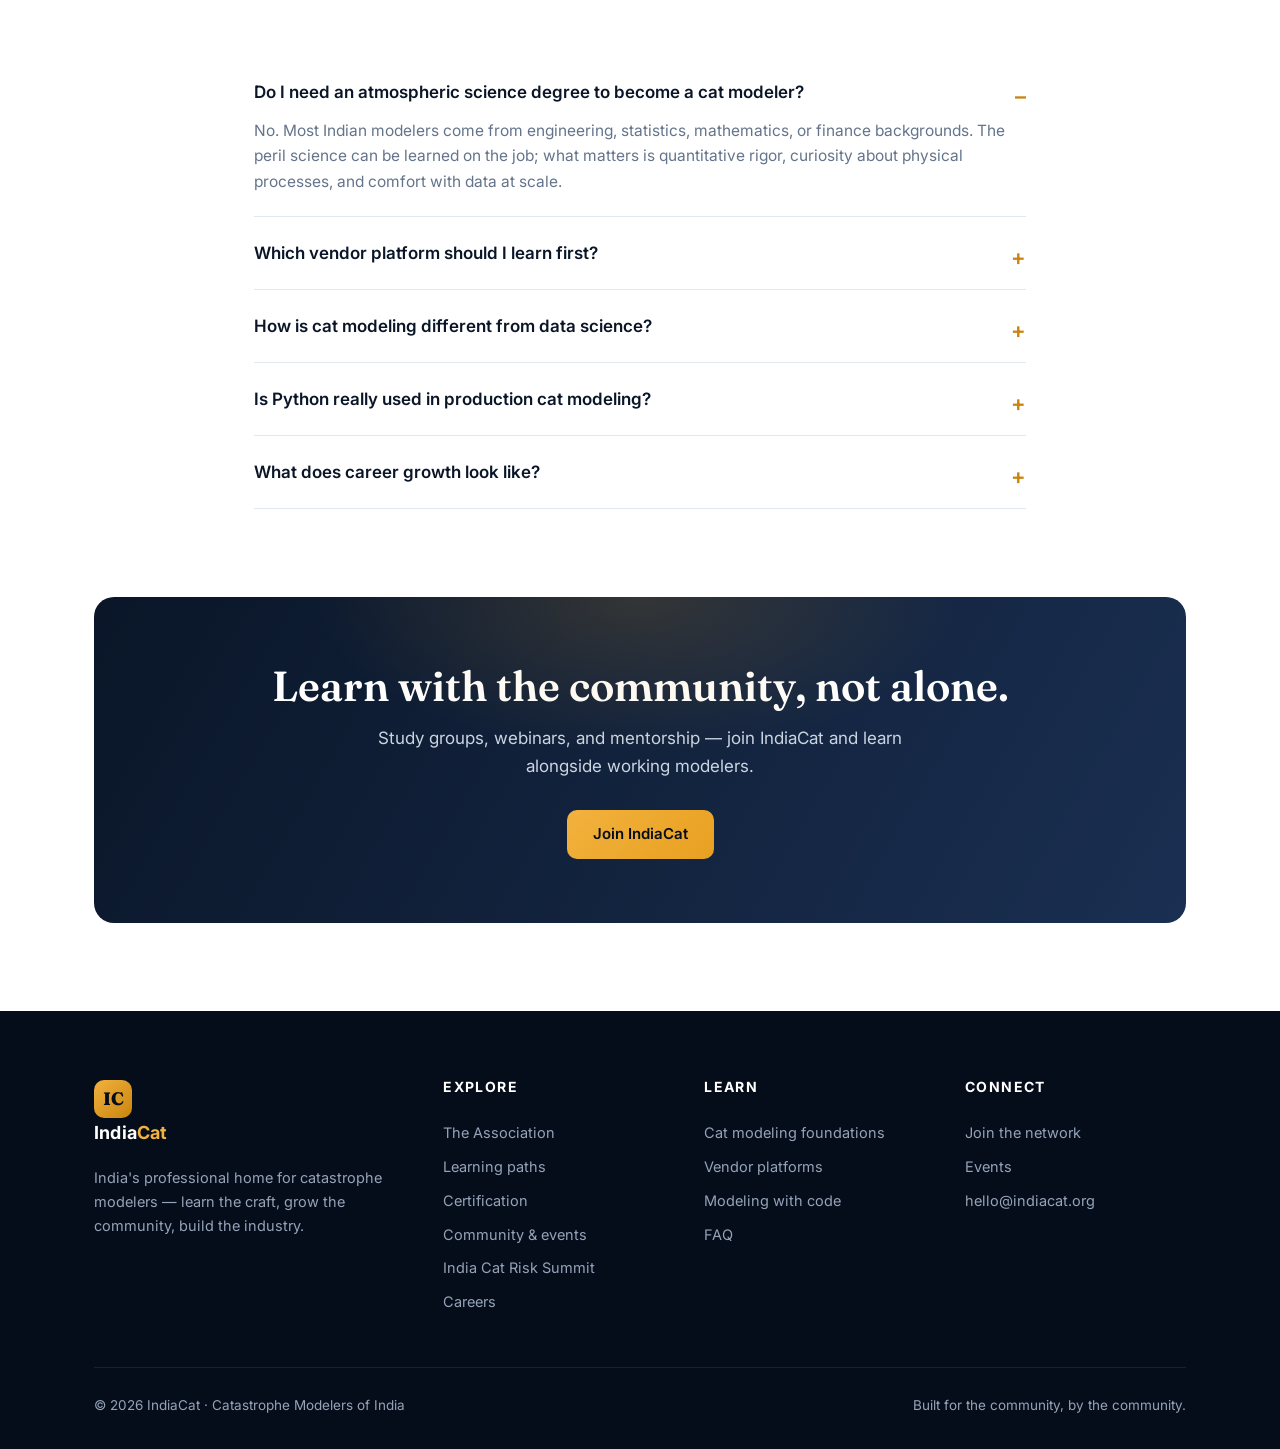
<file: learn.html>
<!DOCTYPE html>
<html lang="en">
<head>
<meta charset="UTF-8">
<meta name="viewport" content="width=device-width, initial-scale=1.0">
<title>Learn — IndiaCat</title>
<meta name="description" content="Structured catastrophe modeling learning paths: foundations, vendor platforms, and code-first modeling.">
<link rel="preconnect" href="https://fonts.googleapis.com">
<link href="https://fonts.googleapis.com/css2?family=Fraunces:ital,opsz,wght@0,9..144,500;0,9..144,600;1,9..144,500&family=Inter:wght@400;500;600;700;800&display=swap" rel="stylesheet">
<link rel="stylesheet" href="css/style.css">
</head>
<body>

<section class="page-hero">
  <div class="container">
    <span class="eyebrow">Learn</span>
    <h1>Learn cat modeling the way practitioners do.</h1>
    <p>Structured paths from first principles to production — built from a decade of running modeling teams, not textbooks.</p>
  </div>
</section>

<section class="section section-navy" id="foundations">
  <div class="container">
    <div class="section-head">
      <div class="kicker">Level 1 · Foundations</div>
      <h2>How catastrophe models actually work</h2>
      <p>Every vendor model — RMS, AIR, Verisk — is built from the same four modules. Master them and no platform intimidates you.</p>
    </div>
    <div class="path-grid">
      <div class="path">
        <div class="level">Module 1</div>
        <h3>Hazard</h3>
        <p>The science of the peril: how hurricanes, earthquakes, floods and severe convective storms are simulated as stochastic event sets.</p>
        <ul><li>Stochastic event generation</li><li>Return periods & occurrence rates</li><li>Climate conditioning</li></ul>
      </div>
      <div class="path">
        <div class="level">Module 2</div>
        <h3>Exposure</h3>
        <p>The portfolio: geocoding, construction, occupancy, and why data quality moves the loss number more than the model does.</p>
        <ul><li>Geocoding & location accuracy</li><li>Construction / occupancy / year built</li><li>Exposure data cleansing</li></ul>
      </div>
      <div class="path">
        <div class="level">Module 3</div>
        <h3>Vulnerability</h3>
        <p>Damage functions: how wind speed becomes a damage ratio, and why two buildings at the same address can have wildly different loss.</p>
        <ul><li>Damage functions & damage ratios</li><li>Secondary modifiers</li><li>Regional calibration</li></ul>
      </div>
      <div class="path">
        <div class="level">Module 4</div>
        <h3>Financial modeling</h3>
        <p>From ground-up loss to net loss: deductibles, limits, reinsurance structures, and the metrics underwriters actually use.</p>
        <ul><li>Policy terms & reinsurance</li><li>AAL, PML, TVaR explained</li><li>EP curves & exceedance probability</li></ul>
      </div>
      <div class="path">
        <div class="level">Module 5</div>
        <h3>Reading model output</h3>
        <p>EL vs AAL vs PML, standard deviation, and how to explain a loss number to an underwriter who doesn't model.</p>
        <ul><li>Key metrics demystified</li><li>Communicating uncertainty</li><li>Model vs. actual: expectations</li></ul>
      </div>
      <div class="path">
        <div class="level">Module 6</div>
        <h3>Model validation basics</h3>
        <p>Sensitivity testing, reasonableness checks, and the questions to ask before trusting any model run.</p>
        <ul><li>Sensitivity & stress testing</li><li>Benchmarking against events</li><li>Documenting assumptions</li></ul>
      </div>
    </div>
  </div>
</section>

<section class="section" id="tools">
  <div class="container">
    <div class="section-head">
      <div class="kicker">Level 2 · Vendor platforms</div>
      <h2>Fluency in the platforms Indian CoEs run on</h2>
      <p>Practical, workflow-level knowledge of the major vendor platforms — setup, execution, and interpretation.</p>
    </div>
    <div class="card-grid">
      <div class="card">
        <div class="card-icon">▣</div>
        <h3>Verisk Touchstone</h3>
        <p>Project setup, exposure import, analysis configuration, geospatial analytics, and loss results interpretation — the platform behind much of India's modeling work.</p>
      </div>
      <div class="card">
        <div class="card-icon">▦</div>
        <h3>Moody's RMS RiskLink / RiskBrowser</h3>
        <p>Model execution workflows, HD model families, and navigating the RMS modeling ecosystem used by global reinsurers.</p>
      </div>
      <div class="card">
        <div class="card-icon">▤</div>
        <h3>Validus & specialty platforms</h3>
        <p>Specialty and Lloyd's-market tooling, plus the underwriting-assist workflows where modeling meets the front office.</p>
      </div>
    </div>
  </div>
</section>

<section class="section section-alt" id="code">
  <div class="container">
    <div class="section-head">
      <div class="kicker">Level 3 · Code-first modeling</div>
      <h2>Build models, don't just run them</h2>
      <p>The analysts who stand out are the ones who can open the hood. Python-first modeling for the next generation.</p>
    </div>
    <div class="card-grid">
      <div class="card">
        <div class="card-icon">λ</div>
        <h3>Python for cat modeling</h3>
        <p>NumPy, pandas, and geospatial tooling applied to real modeling problems — event sets, exposure joins, loss aggregation.</p>
      </div>
      <div class="card">
        <div class="card-icon">⚡</div>
        <h3>GPU-accelerated loss engines</h3>
        <p>How platforms like TensorCat achieve 100–1000× speedups with PyTorch — and what differentiable modeling unlocks.</p>
      </div>
      <div class="card">
        <div class="card-icon">◐</div>
        <h3>Open-source tooling</h3>
        <p>Oasis LMF and the open modeling ecosystem — running transparent, auditable models outside vendor black boxes.</p>
      </div>
    </div>
  </div>
</section>

<section class="section" id="faq">
  <div class="container" style="max-width: 820px;">
    <div class="section-head">
      <div class="kicker">FAQ</div>
      <h2>Questions new modelers ask</h2>
    </div>
    <details class="faq" open>
      <summary>Do I need an atmospheric science degree to become a cat modeler?</summary>
      <p>No. Most Indian modelers come from engineering, statistics, mathematics, or finance backgrounds. The peril science can be learned on the job; what matters is quantitative rigor, curiosity about physical processes, and comfort with data at scale.</p>
    </details>
    <details class="faq">
      <summary>Which vendor platform should I learn first?</summary>
      <p>Learn the four modules first — they're platform-agnostic. Then pick whichever platform your team or target employer uses; Touchstone and RMS cover the majority of Indian CoE roles. The concepts transfer.</p>
    </details>
    <details class="faq">
      <summary>How is cat modeling different from data science?</summary>
      <p>Cat modeling is domain-first: the physics and engineering of perils constrain everything. A pure ML approach without peril science produces elegant nonsense. The best modelers combine statistical skill with genuine understanding of hazard and vulnerability.</p>
    </details>
    <details class="faq">
      <summary>Is Python really used in production cat modeling?</summary>
      <p>Increasingly, yes — for pre/post-processing, validation, custom analytics, and now GPU-accelerated engines. Vendor UIs still dominate execution, but Python is where analysts differentiate themselves.</p>
    </details>
    <details class="faq">
      <summary>What does career growth look like?</summary>
      <p>Analyst → senior analyst → model validator / team lead → CoE leadership, or lateral moves into underwriting, capital modeling, and climate risk. See our <a href="careers.html" style="color: var(--amber-600); font-weight: 600;">careers page</a> for the full map.</p>
    </details>
  </div>
</section>

<section class="section" style="padding-top: 0;">
  <div class="container">
    <div class="cta-band">
      <h2>Learn with the community, not alone.</h2>
      <p>Study groups, webinars, and mentorship — join IndiaCat and learn alongside working modelers.</p>
      <div class="hero-actions">
        <a href="join.html" class="btn btn-amber">Join IndiaCat</a>
      </div>
    </div>
  </div>
</section>

<script src="js/main.js"></script>
</body>
</html>
</file>
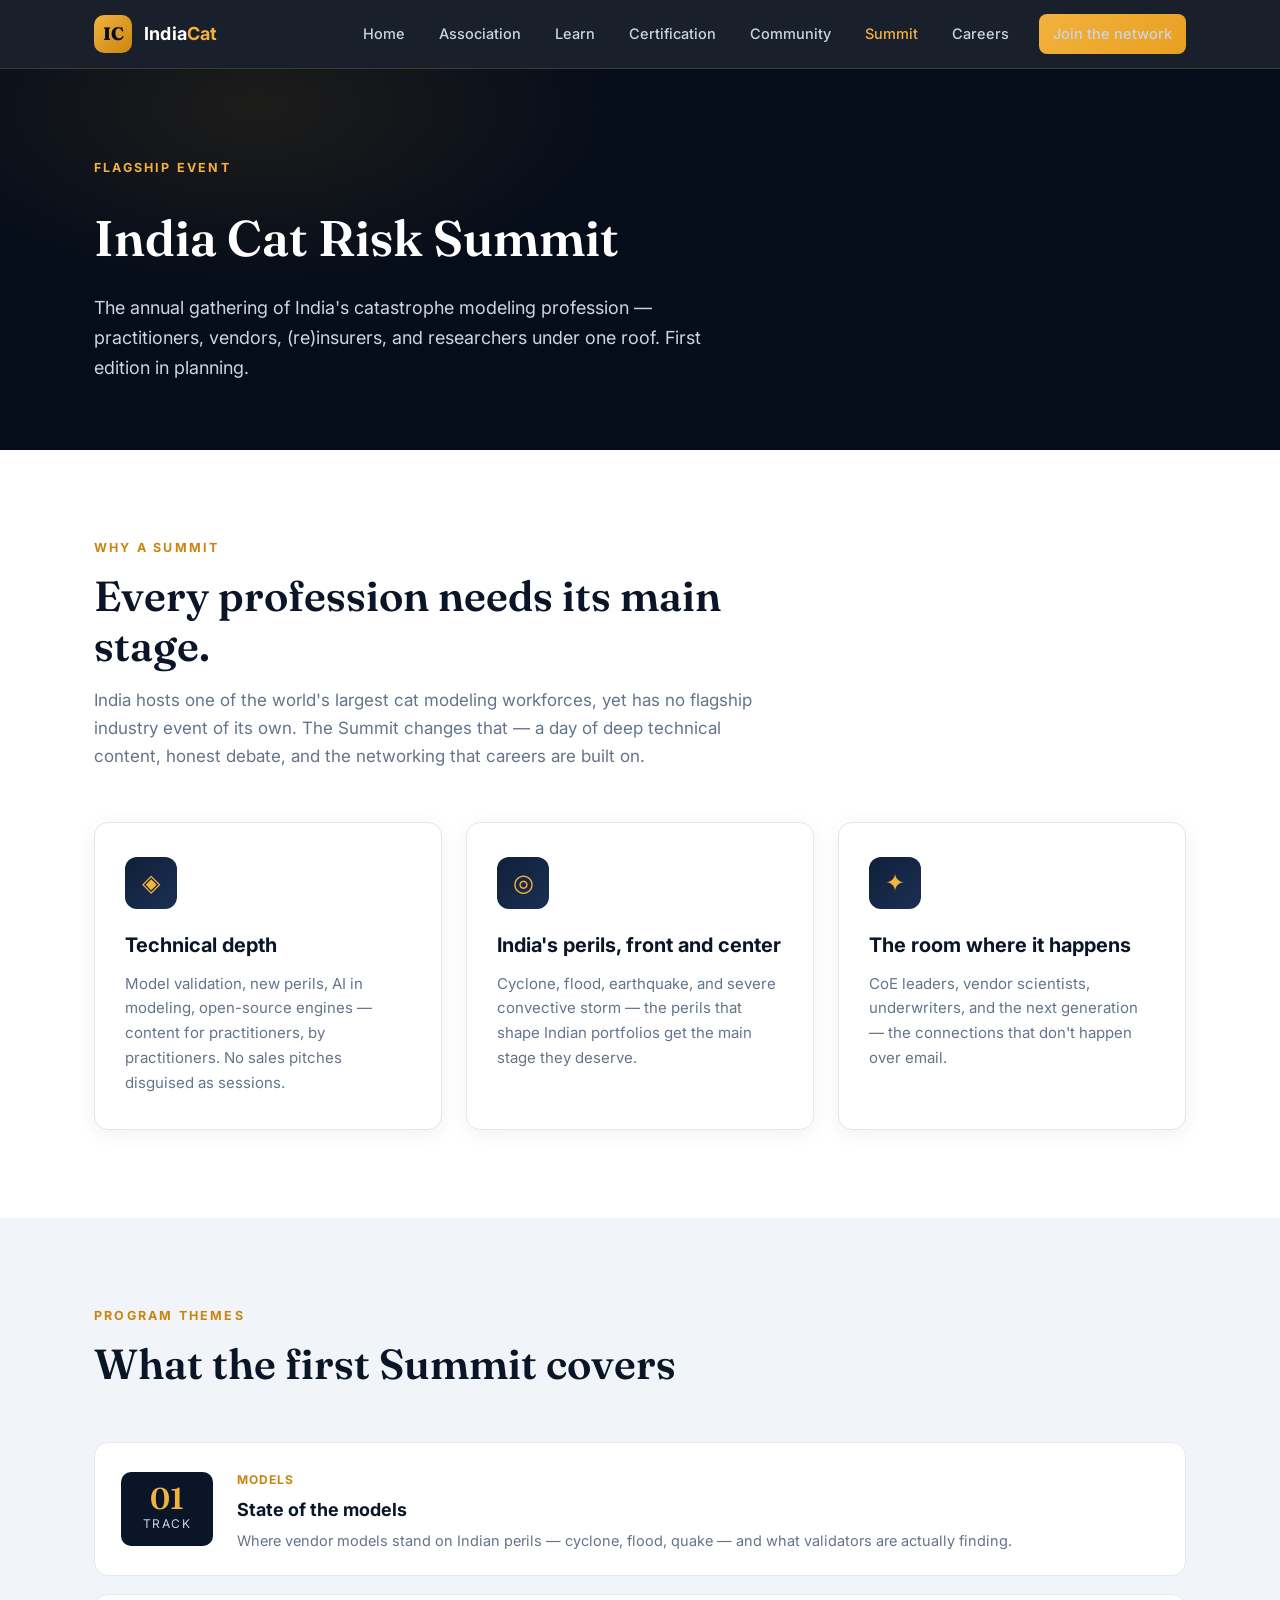
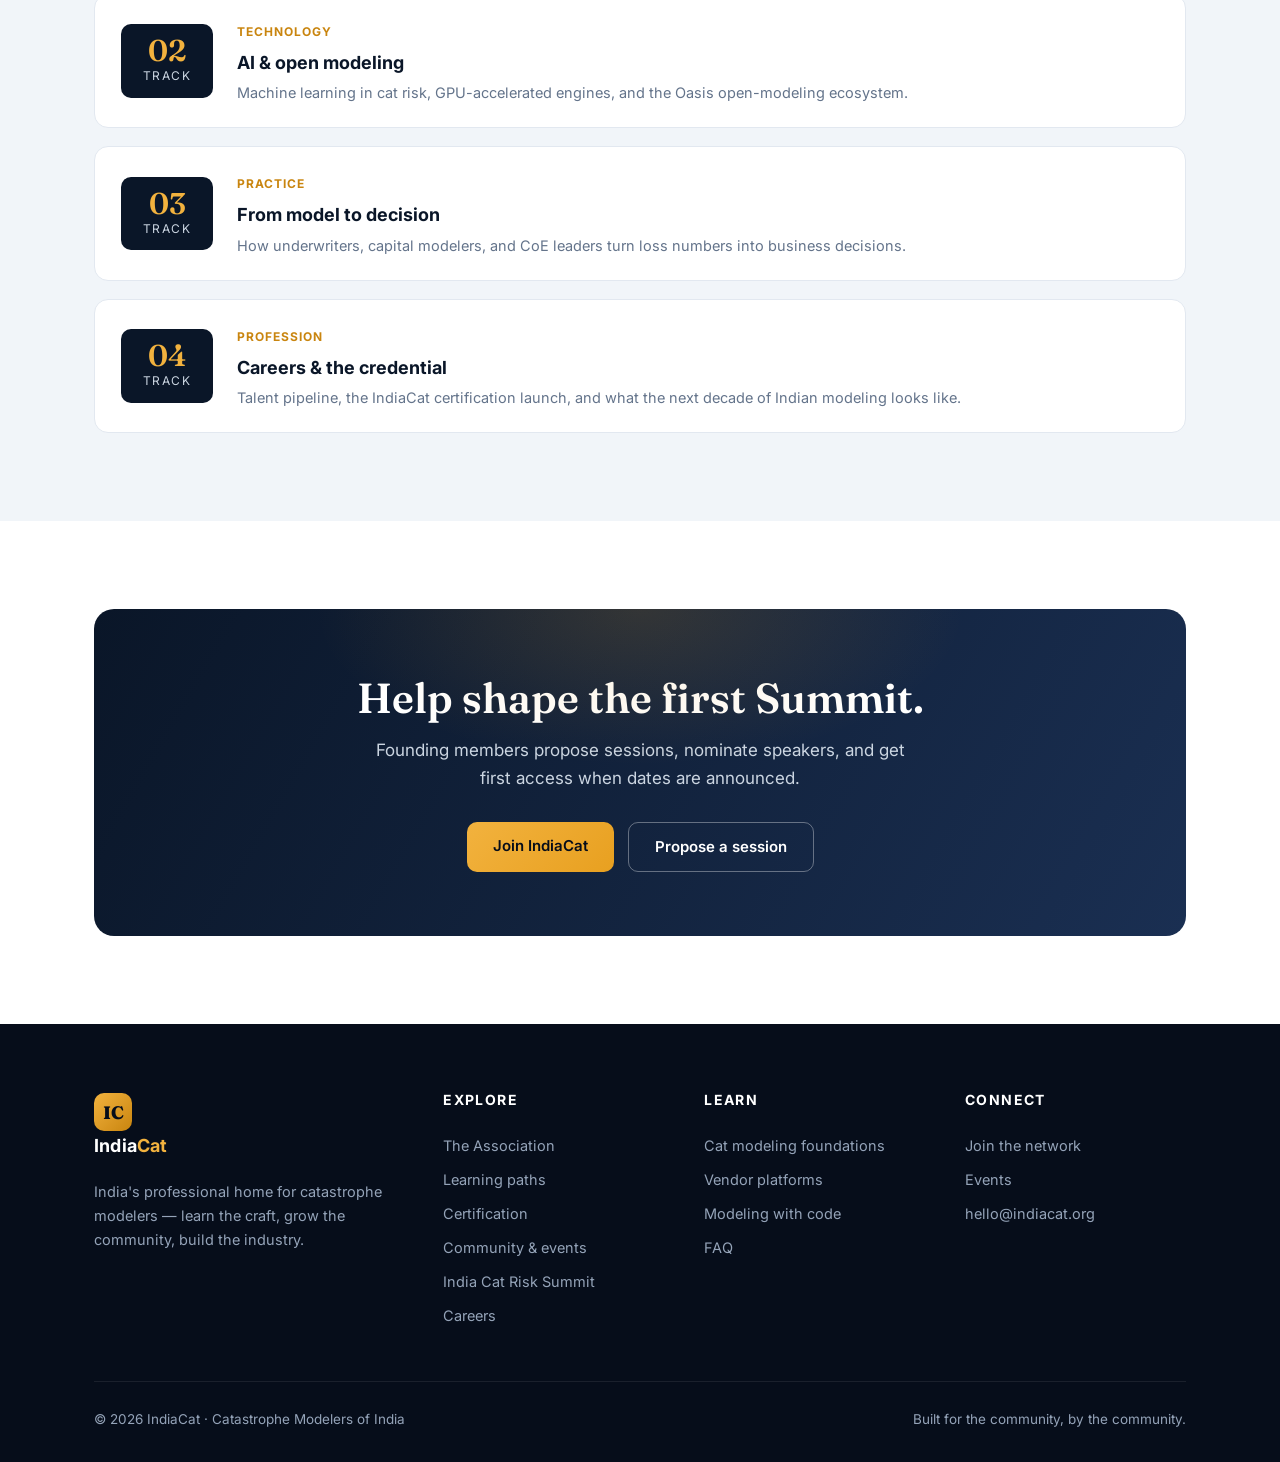
<file: summit.html>
<!DOCTYPE html>
<html lang="en">
<head>
<meta charset="UTF-8">
<meta name="viewport" content="width=device-width, initial-scale=1.0">
<title>India Cat Risk Summit — IndiaCat</title>
<meta name="description" content="The India Cat Risk Summit: the flagship annual gathering of India's catastrophe modeling profession.">
<link rel="preconnect" href="https://fonts.googleapis.com">
<link href="https://fonts.googleapis.com/css2?family=Fraunces:ital,opsz,wght@0,9..144,500;0,9..144,600;1,9..144,500&family=Inter:wght@400;500;600;700;800&display=swap" rel="stylesheet">
<link rel="stylesheet" href="css/style.css">
</head>
<body>

<section class="page-hero">
  <div class="container">
    <span class="eyebrow">Flagship event</span>
    <h1>India Cat Risk Summit</h1>
    <p>The annual gathering of India's catastrophe modeling profession — practitioners, vendors, (re)insurers, and researchers under one roof. First edition in planning.</p>
  </div>
</section>

<section class="section">
  <div class="container">
    <div class="section-head">
      <div class="kicker">Why a summit</div>
      <h2>Every profession needs its main stage.</h2>
      <p>India hosts one of the world's largest cat modeling workforces, yet has no flagship industry event of its own. The Summit changes that — a day of deep technical content, honest debate, and the networking that careers are built on.</p>
    </div>
    <div class="card-grid">
      <div class="card">
        <div class="card-icon">◈</div>
        <h3>Technical depth</h3>
        <p>Model validation, new perils, AI in modeling, open-source engines — content for practitioners, by practitioners. No sales pitches disguised as sessions.</p>
      </div>
      <div class="card">
        <div class="card-icon">◎</div>
        <h3>India's perils, front and center</h3>
        <p>Cyclone, flood, earthquake, and severe convective storm — the perils that shape Indian portfolios get the main stage they deserve.</p>
      </div>
      <div class="card">
        <div class="card-icon">✦</div>
        <h3>The room where it happens</h3>
        <p>CoE leaders, vendor scientists, underwriters, and the next generation — the connections that don't happen over email.</p>
      </div>
    </div>
  </div>
</section>

<section class="section section-alt">
  <div class="container">
    <div class="section-head">
      <div class="kicker">Program themes</div>
      <h2>What the first Summit covers</h2>
    </div>
    <div class="event-list">
      <div class="event">
        <div class="event-date"><div class="d">01</div><div class="m">Track</div></div>
        <div><span class="tag">Models</span><h3>State of the models</h3><p>Where vendor models stand on Indian perils — cyclone, flood, quake — and what validators are actually finding.</p></div>
      </div>
      <div class="event">
        <div class="event-date"><div class="d">02</div><div class="m">Track</div></div>
        <div><span class="tag">Technology</span><h3>AI & open modeling</h3><p>Machine learning in cat risk, GPU-accelerated engines, and the Oasis open-modeling ecosystem.</p></div>
      </div>
      <div class="event">
        <div class="event-date"><div class="d">03</div><div class="m">Track</div></div>
        <div><span class="tag">Practice</span><h3>From model to decision</h3><p>How underwriters, capital modelers, and CoE leaders turn loss numbers into business decisions.</p></div>
      </div>
      <div class="event">
        <div class="event-date"><div class="d">04</div><div class="m">Track</div></div>
        <div><span class="tag">Profession</span><h3>Careers & the credential</h3><p>Talent pipeline, the IndiaCat certification launch, and what the next decade of Indian modeling looks like.</p></div>
      </div>
    </div>
  </div>
</section>

<section class="section">
  <div class="container">
    <div class="cta-band">
      <h2>Help shape the first Summit.</h2>
      <p>Founding members propose sessions, nominate speakers, and get first access when dates are announced.</p>
      <div class="hero-actions">
        <a href="join.html" class="btn btn-amber">Join IndiaCat</a>
        <a href="mailto:hello@indiacat.org" class="btn btn-outline">Propose a session</a>
      </div>
    </div>
  </div>
</section>

<script src="js/main.js"></script>
</body>
</html>
</file>
<file: css/style.css>
/* IndiaCat — Catastrophe Modelers of India
   Design system: deep-navy + amber, professional data aesthetic */

:root {
  --navy-950: #060d1a;
  --navy-900: #0a1628;
  --navy-800: #10203a;
  --navy-700: #1a2f52;
  --amber-400: #f2b23e;
  --amber-500: #e8a020;
  --amber-600: #c9850f;
  --slate-100: #f1f5f9;
  --slate-200: #e2e8f0;
  --slate-300: #cbd5e1;
  --slate-400: #94a3b8;
  --slate-500: #64748b;
  --slate-600: #475569;
  --slate-700: #334155;
  --white: #ffffff;
  --radius: 14px;
  --shadow: 0 12px 40px rgba(6, 13, 26, 0.14);
  --font-display: "Fraunces", Georgia, "Times New Roman", serif;
  --font-body: "Inter", -apple-system, BlinkMacSystemFont, "Segoe UI", sans-serif;
}

* { margin: 0; padding: 0; box-sizing: border-box; }

html { scroll-behavior: smooth; }

body {
  font-family: var(--font-body);
  color: var(--slate-700);
  background: var(--white);
  line-height: 1.65;
  -webkit-font-smoothing: antialiased;
}

img { max-width: 100%; display: block; }
a { color: inherit; }

.container { max-width: 1140px; margin: 0 auto; padding: 0 24px; }

/* ---------- Header / nav ---------- */
.site-header {
  position: sticky; top: 0; z-index: 100;
  background: rgba(6, 13, 26, 0.92);
  backdrop-filter: blur(12px);
  border-bottom: 1px solid rgba(242, 178, 62, 0.18);
}
.nav-inner {
  display: flex; align-items: center; justify-content: space-between;
  height: 68px;
}
.brand { display: flex; align-items: center; gap: 12px; text-decoration: none; }
.brand-mark {
  width: 38px; height: 38px; border-radius: 10px;
  background: linear-gradient(135deg, var(--amber-400), var(--amber-600));
  display: grid; place-items: center;
  font-weight: 800; color: var(--navy-950); font-size: 18px;
  font-family: var(--font-display);
}
.brand-name { color: var(--white); font-weight: 700; font-size: 18px; letter-spacing: 0.2px; }
.brand-name span { color: var(--amber-400); }
.nav-links { display: flex; gap: 6px; align-items: center; }
.nav-links a {
  color: var(--slate-300); text-decoration: none; font-size: 14.5px; font-weight: 500;
  padding: 8px 14px; border-radius: 8px; transition: all 0.2s;
}
.nav-links a:hover { color: var(--white); background: rgba(255,255,255,0.07); }
.nav-links a.active { color: var(--amber-400); }
.btn {
  display: inline-block; text-decoration: none; font-weight: 600; font-size: 15px;
  padding: 12px 26px; border-radius: 10px; transition: transform 0.15s, box-shadow 0.15s;
  cursor: pointer; border: none;
}
.btn-amber { background: linear-gradient(135deg, var(--amber-400), var(--amber-500)); color: var(--navy-950); }
.btn-amber:hover { transform: translateY(-2px); box-shadow: 0 8px 24px rgba(232, 160, 32, 0.35); }
.btn-outline { border: 1.5px solid rgba(255,255,255,0.35); color: var(--white); }
.btn-outline:hover { border-color: var(--amber-400); color: var(--amber-400); }
.btn-navy { background: var(--navy-900); color: var(--white); }
.btn-navy:hover { background: var(--navy-700); }
.nav-cta { margin-left: 10px; padding: 9px 20px; font-size: 14px; }
.menu-toggle { display: none; background: none; border: none; color: var(--white); font-size: 24px; cursor: pointer; }

/* ---------- Hero ---------- */
.hero {
  background: var(--navy-950); color: var(--white);
  padding: 110px 0 90px; position: relative; overflow: hidden;
}
.hero::before {
  content: ""; position: absolute; inset: 0;
  background:
    radial-gradient(600px 300px at 15% 20%, rgba(232,160,32,0.10), transparent 60%),
    radial-gradient(800px 400px at 85% 80%, rgba(26,47,82,0.55), transparent 60%);
}
.hero-grid {
  position: relative; display: grid; grid-template-columns: 1.05fr 0.95fr;
  gap: 56px; align-items: center;
}
.eyebrow {
  display: inline-block; font-size: 12.5px; font-weight: 700; letter-spacing: 2.2px;
  text-transform: uppercase; color: var(--amber-400); margin-bottom: 18px;
}
.hero h1 {
  font-family: var(--font-display); font-size: clamp(38px, 5vw, 58px);
  line-height: 1.12; font-weight: 600; margin-bottom: 20px;
}
.hero h1 em { font-style: italic; color: var(--amber-400); }
.hero p.lead { font-size: 18px; color: var(--slate-300); max-width: 520px; margin-bottom: 34px; }
.hero-actions { display: flex; gap: 14px; flex-wrap: wrap; }
.hero-art { position: relative; }
.hero-art img { border-radius: var(--radius); box-shadow: var(--shadow); }
.hero-art::after {
  content: ""; position: absolute; inset: 0; border-radius: var(--radius);
  background: linear-gradient(200deg, transparent 55%, rgba(6,13,26,0.55));
  pointer-events: none;
}

/* ---------- Stats ---------- */
.stats { background: var(--navy-900); border-top: 1px solid rgba(255,255,255,0.06); }
.stats-grid { display: grid; grid-template-columns: repeat(4, 1fr); }
.stat { padding: 30px 20px; text-align: center; border-left: 1px solid rgba(255,255,255,0.06); }
.stat:first-child { border-left: none; }
.stat-num { font-family: var(--font-display); font-size: 34px; color: var(--amber-400); font-weight: 600; }
.stat-label { font-size: 13.5px; color: var(--slate-400); margin-top: 4px; }

/* ---------- Sections ---------- */
.section { padding: 88px 0; }
.section-alt { background: var(--slate-100); }
.section-navy { background: var(--navy-900); color: var(--white); }
.section-head { max-width: 680px; margin-bottom: 52px; }
.section-head.center { margin-left: auto; margin-right: auto; text-align: center; }
.kicker { font-size: 12.5px; font-weight: 700; letter-spacing: 2.2px; text-transform: uppercase; color: var(--amber-600); margin-bottom: 12px; }
.section-navy .kicker { color: var(--amber-400); }
h2 { font-family: var(--font-display); font-size: clamp(30px, 3.6vw, 42px); line-height: 1.2; font-weight: 600; color: var(--navy-900); margin-bottom: 14px; }
.section-navy h2 { color: var(--white); }
.section-head p { font-size: 17px; color: var(--slate-500); }
.section-navy .section-head p { color: var(--slate-300); }

/* ---------- Cards ---------- */
.card-grid { display: grid; grid-template-columns: repeat(3, 1fr); gap: 24px; }
.card {
  background: var(--white); border-radius: var(--radius); padding: 34px 30px;
  box-shadow: 0 4px 20px rgba(6,13,26,0.06); border: 1px solid var(--slate-200);
  transition: transform 0.2s, box-shadow 0.2s; text-decoration: none; display: block;
}
a.card:hover { transform: translateY(-5px); box-shadow: var(--shadow); }
.card-icon {
  width: 52px; height: 52px; border-radius: 12px; margin-bottom: 20px;
  background: linear-gradient(135deg, var(--navy-800), var(--navy-700));
  display: grid; place-items: center; font-size: 24px; color: var(--amber-400);
}
.card h3 { font-size: 20px; color: var(--navy-900); margin-bottom: 10px; font-weight: 700; }
.card p { font-size: 15px; color: var(--slate-500); }
.card .card-link { display: inline-block; margin-top: 16px; font-weight: 600; font-size: 14.5px; color: var(--amber-600); }
.card .card-link::after { content: " →"; }

/* ---------- Pillars ---------- */
.pillar { border-top: 3px solid var(--amber-400); }

/* ---------- Two-col ---------- */
.two-col { display: grid; grid-template-columns: 1fr 1fr; gap: 60px; align-items: center; }
.two-col h2 { margin-bottom: 18px; }
.two-col p { margin-bottom: 16px; color: var(--slate-500); font-size: 16.5px; }
.two-col img { border-radius: var(--radius); box-shadow: var(--shadow); }
.checklist { list-style: none; margin: 22px 0 28px; }
.checklist li { padding: 10px 0 10px 34px; position: relative; font-size: 16px; color: var(--slate-600); }
.checklist li::before {
  content: "✓"; position: absolute; left: 0; top: 10px;
  width: 24px; height: 24px; border-radius: 50%;
  background: rgba(232,160,32,0.15); color: var(--amber-600);
  font-weight: 700; font-size: 13px; display: grid; place-items: center;
}

/* ---------- Learning paths ---------- */
.path-grid { display: grid; grid-template-columns: repeat(3, 1fr); gap: 24px; counter-reset: path; }
.path {
  background: var(--navy-800); border-radius: var(--radius); padding: 32px 28px;
  border: 1px solid rgba(255,255,255,0.08); position: relative; overflow: hidden;
}
.path::before {
  counter-increment: path; content: "0" counter(path);
  position: absolute; top: 18px; right: 24px;
  font-family: var(--font-display); font-size: 44px; color: rgba(242,178,62,0.22); font-weight: 600;
}
.path h3 { color: var(--white); font-size: 19px; margin-bottom: 6px; }
.path .level { font-size: 12.5px; font-weight: 700; letter-spacing: 1.6px; text-transform: uppercase; color: var(--amber-400); margin-bottom: 14px; }
.path p { font-size: 14.5px; color: var(--slate-300); margin-bottom: 16px; }
.path ul { list-style: none; }
.path ul li { font-size: 14px; color: var(--slate-400); padding: 6px 0 6px 20px; position: relative; }
.path ul li::before { content: "–"; position: absolute; left: 0; color: var(--amber-400); }

/* ---------- Events ---------- */
.event-list { display: grid; gap: 18px; }
.event {
  display: grid; grid-template-columns: 92px 1fr auto; gap: 24px; align-items: center;
  background: var(--white); border: 1px solid var(--slate-200); border-radius: var(--radius);
  padding: 22px 26px;
}
.event-date {
  text-align: center; background: var(--navy-900); color: var(--white);
  border-radius: 10px; padding: 12px 6px;
}
.event-date .d { font-family: var(--font-display); font-size: 30px; font-weight: 600; color: var(--amber-400); line-height: 1; }
.event-date .m { font-size: 12px; letter-spacing: 1.5px; text-transform: uppercase; color: var(--slate-300); }
.event h3 { font-size: 18px; color: var(--navy-900); margin-bottom: 4px; }
.event p { font-size: 14.5px; color: var(--slate-500); }
.event .tag { display: inline-block; font-size: 12px; font-weight: 700; letter-spacing: 1px; text-transform: uppercase; color: var(--amber-600); margin-bottom: 6px; }

/* ---------- Jobs ---------- */
.job { background: var(--white); border: 1px solid var(--slate-200); border-radius: var(--radius); padding: 26px 30px; display: grid; grid-template-columns: 1fr auto; gap: 20px; align-items: center; }
.job h3 { font-size: 18px; color: var(--navy-900); }
.job .meta { font-size: 14px; color: var(--slate-500); margin-top: 4px; }

/* ---------- Quote ---------- */
.quote-block { max-width: 780px; margin: 0 auto; text-align: center; }
.quote-block blockquote {
  font-family: var(--font-display); font-size: clamp(22px, 3vw, 30px);
  line-height: 1.45; color: var(--white); font-style: italic; margin-bottom: 24px;
}
.quote-block cite { font-style: normal; font-size: 15px; color: var(--amber-400); font-weight: 600; }
.quote-block cite span { display: block; color: var(--slate-400); font-weight: 400; font-size: 13.5px; margin-top: 4px; }

/* ---------- CTA band ---------- */
.cta-band {
  background: linear-gradient(120deg, var(--navy-900), var(--navy-700));
  border-radius: 20px; padding: 64px 56px; text-align: center; color: var(--white);
  position: relative; overflow: hidden;
}
.cta-band::before {
  content: ""; position: absolute; inset: 0;
  background: radial-gradient(500px 240px at 50% 0%, rgba(232,160,32,0.16), transparent 65%);
}
.cta-band h2 { color: var(--white); margin-bottom: 12px; }
.cta-band p { color: var(--slate-300); max-width: 560px; margin: 0 auto 30px; font-size: 17px; }
.cta-band .hero-actions { justify-content: center; position: relative; }

/* ---------- Footer ---------- */
.site-footer { background: var(--navy-950); color: var(--slate-400); padding: 64px 0 32px; }
.footer-grid { display: grid; grid-template-columns: 1.4fr 1fr 1fr 1fr; gap: 40px; margin-bottom: 48px; }
.footer-grid h4 { color: var(--white); font-size: 14px; letter-spacing: 1.4px; text-transform: uppercase; margin-bottom: 18px; }
.footer-grid a { display: block; color: var(--slate-400); text-decoration: none; font-size: 14.5px; padding: 5px 0; }
.footer-grid a:hover { color: var(--amber-400); }
.footer-brand p { font-size: 14.5px; max-width: 300px; margin-top: 14px; }
.footer-bottom { border-top: 1px solid rgba(255,255,255,0.08); padding-top: 26px; display: flex; justify-content: space-between; font-size: 13.5px; }

/* ---------- Page hero (inner pages) ---------- */
.page-hero { background: var(--navy-950); color: var(--white); padding: 84px 0 68px; position: relative; overflow: hidden; }
.page-hero::before {
  content: ""; position: absolute; inset: 0;
  background: radial-gradient(600px 300px at 20% 10%, rgba(232,160,32,0.10), transparent 60%);
}
.page-hero h1 { font-family: var(--font-display); font-size: clamp(34px, 4.4vw, 50px); font-weight: 600; margin-bottom: 14px; position: relative; }
.page-hero p { color: var(--slate-300); font-size: 18px; max-width: 640px; position: relative; }

/* ---------- FAQ ---------- */
.faq { border-bottom: 1px solid var(--slate-200); padding: 22px 0; }
.faq summary { font-weight: 600; font-size: 17px; color: var(--navy-900); cursor: pointer; list-style: none; }
.faq summary::-webkit-details-marker { display: none; }
.faq summary::after { content: "+"; float: right; color: var(--amber-600); font-size: 22px; }
.faq[open] summary::after { content: "–"; }
.faq p { margin-top: 12px; color: var(--slate-500); font-size: 15.5px; max-width: 760px; }

/* ---------- Form ---------- */
.join-form { background: var(--white); border-radius: var(--radius); padding: 44px; box-shadow: var(--shadow); border: 1px solid var(--slate-200); }
.form-row { display: grid; grid-template-columns: 1fr 1fr; gap: 18px; }
.field { margin-bottom: 18px; }
.field label { display: block; font-size: 13.5px; font-weight: 600; color: var(--navy-900); margin-bottom: 7px; }
.field input, .field select, .field textarea {
  width: 100%; padding: 12px 14px; border: 1.5px solid var(--slate-200); border-radius: 9px;
  font-size: 15px; font-family: var(--font-body); transition: border-color 0.2s;
}
.field input:focus, .field select:focus, .field textarea:focus { outline: none; border-color: var(--amber-500); }
.form-note { font-size: 13.5px; color: var(--slate-500); margin-top: 14px; }

/* ---------- Responsive ---------- */
@media (max-width: 960px) {
  .hero-grid, .two-col { grid-template-columns: 1fr; }
  .card-grid, .path-grid { grid-template-columns: 1fr 1fr; }
  .stats-grid { grid-template-columns: 1fr 1fr; }
  .stat:nth-child(3) { border-left: none; }
  .footer-grid { grid-template-columns: 1fr 1fr; }
  .nav-links { display: none; position: absolute; top: 68px; left: 0; right: 0; background: var(--navy-950); flex-direction: column; padding: 16px 24px 24px; align-items: stretch; border-bottom: 1px solid rgba(255,255,255,0.08); }
  .nav-links.open { display: flex; }
  .menu-toggle { display: block; }
  .event { grid-template-columns: 72px 1fr; }
  .event .btn { grid-column: 2; justify-self: start; }
}
@media (max-width: 620px) {
  .card-grid, .path-grid { grid-template-columns: 1fr; }
  .form-row { grid-template-columns: 1fr; }
  .section { padding: 64px 0; }
  .cta-band { padding: 48px 28px; }
  .job { grid-template-columns: 1fr; }
}
</file>
